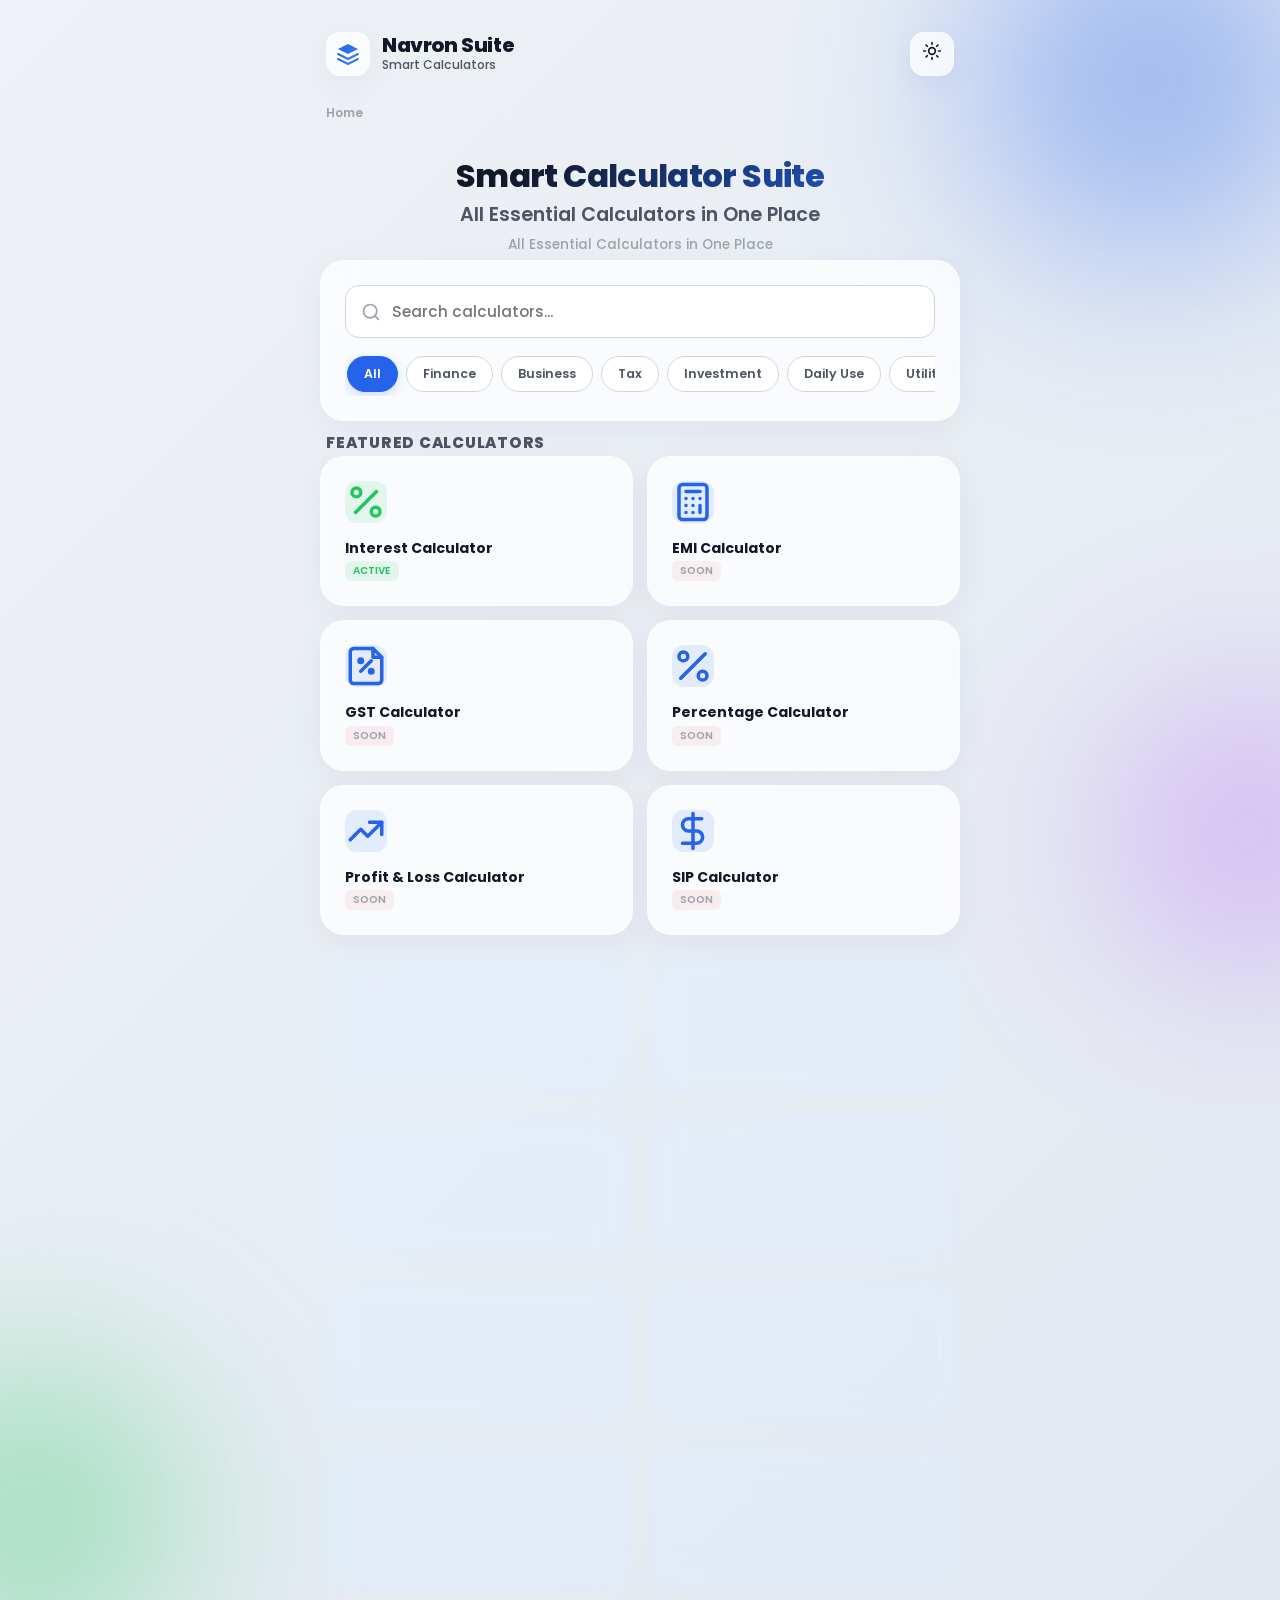
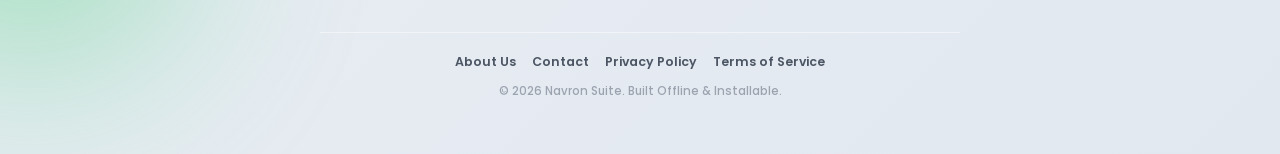
<file: index.html>
<!DOCTYPE html>
<html lang="en">
<head>
  <meta charset="UTF-8">
  <meta name="viewport" content="width=device-width, initial-scale=1.0">
  
  <!-- SEO Optimization -->
  <title>Navron Calculator - Smart Calculator Suite</title>
  <meta name="description" content="Navron Calculator is a premium, offline-ready multi-calculator suite. Calculate Interest, EMI, GST, SIP, and Tax with responsive glassmorphism design.">
  <meta name="keywords" content="interest calculator, EMI calculator, GST calculator, SIP calculator, tax calculator, finance suite, offline PWA, glassmorphism calculator">
  <meta name="author" content="Navron Smart Tools">
  <link rel="canonical" href="https://navroncalculator.com/">

  <!-- Open Graph / Facebook -->
  <meta property="og:type" content="website">
  <meta property="og:url" content="https://navroncalculator.com/">
  <meta property="og:title" content="Navron Calculator - Smart Calculator Suite">
  <meta property="og:description" content="Premium multi-calculator suite with responsive glassmorphism UI. Works offline, calculates simple interest, EMI, GST, tax, and investments instantly.">
  <meta property="og:image" content="data:image/svg+xml,%3Csvg xmlns='http://www.w3.org/2000/svg' viewBox='0 0 24 24' fill='none'%3E%3Cpath d='M12 2L2 7L12 12L22 7L12 2Z' fill='%232563EB'/%3E%3Cpath d='M2 17L12 22L22 17' stroke='%232563EB' stroke-width='2' stroke-linecap='round' stroke-linejoin='round'/%3E%3Cpath d='M2 12L12 17L22 12' stroke='%232563EB' stroke-width='2' stroke-linecap='round' stroke-linejoin='round'/%3E%3C/svg%3E">

  <!-- Twitter Card -->
  <meta property="twitter:card" content="summary_large_image">
  <meta property="twitter:url" content="https://navroncalculator.com/">
  <meta property="twitter:title" content="Navron Calculator - Smart Calculator Suite">
  <meta property="twitter:description" content="Premium multi-calculator suite with responsive glassmorphism UI. Works offline, calculates simple interest, EMI, GST, tax, and investments instantly.">

  <!-- JSON-LD Structured Data -->
  <script type="application/ld+json">
  {
    "@context": "https://schema.org",
    "@type": "WebApplication",
    "name": "Navron Calculator Suite",
    "url": "https://navroncalculator.com/",
    "description": "Smart, modern offline multi-calculator suite with responsive glassmorphism UI. Calculate Interest, EMI, GST, SIP, and Tax with ease.",
    "applicationCategory": "FinanceApplication",
    "operatingSystem": "All",
    "browserRequirements": "Requires JavaScript. Requires HTML5."
  }
  </script>

  <!-- PWA & Favicon -->
  <link rel="icon" type="image/svg+xml" href="data:image/svg+xml,%3Csvg xmlns='http://www.w3.org/2000/svg' viewBox='0 0 24 24' fill='none'%3E%3Cpath d='M12 2L2 7L12 12L22 7L12 2Z' fill='%232563EB'/%3E%3Cpath d='M2 17L12 22L22 17' stroke='%232563EB' stroke-width='2' stroke-linecap='round' stroke-linejoin='round'/%3E%3Cpath d='M2 12L12 17L22 12' stroke='%232563EB' stroke-width='2' stroke-linecap='round' stroke-linejoin='round'/%3E%3C/svg%3E">
  <link rel="manifest" href="manifest.json">
  <meta name="theme-color" content="#2563EB">

  <!-- Google Fonts: Poppins -->
  <link rel="preconnect" href="https://fonts.googleapis.com">
  <link rel="preconnect" href="https://fonts.gstatic.com" crossorigin>
  <link href="https://fonts.googleapis.com/css2?family=Poppins:wght@300;400;500;600;700;800&display=swap" rel="stylesheet">
  
  <!-- Styling -->
  <link rel="stylesheet" href="style.css">
</head>
<body class="light-mode">
  <!-- Dynamic Orbs background -->
  <div class="bg-orb orb-1"></div>
  <div class="bg-orb orb-2"></div>
  <div class="bg-orb orb-3"></div>

  <div class="app-container">
    <!-- Header -->
    <header class="app-header">
      <a href="index.html" class="brand" aria-label="Navron Suite Home">
        <div class="logo-container">
          <svg class="logo-icon" viewBox="0 0 24 24" fill="none" xmlns="http://www.w3.org/2000/svg">
            <path d="M12 2L2 7L12 12L22 7L12 2Z" fill="url(#logo-grad)" />
            <path d="M2 17L12 22L22 17" stroke="url(#logo-grad)" stroke-width="2" stroke-linecap="round" stroke-linejoin="round"/>
            <path d="M2 12L12 17L22 12" stroke="url(#logo-grad)" stroke-width="2" stroke-linecap="round" stroke-linejoin="round"/>
            <defs>
              <linearGradient id="logo-grad" x1="2" y1="2" x2="22" y2="22" gradientUnits="userSpaceOnUse">
                <stop stop-color="#2563EB" />
                <stop offset="1" stop-color="#3B82F6" />
              </linearGradient>
            </defs>
          </svg>
        </div>
        <div class="title-meta">
          <h1 data-translate="suiteTitle">Navron Suite</h1>
          <p class="subtitle" data-translate="suiteSubtitle">Smart Calculators</p>
        </div>
      </a>
      
      <div class="header-controls">
        <!-- Theme Toggle -->
        <button id="theme-toggle" class="theme-toggle-btn" aria-label="Toggle Theme">
          <span class="sun-icon">
            <svg xmlns="http://www.w3.org/2000/svg" width="20" height="20" viewBox="0 0 24 24" fill="none" stroke="currentColor" stroke-width="2" stroke-linecap="round" stroke-linejoin="round"><circle cx="12" cy="12" r="4"/><path d="M12 2v2"/><path d="M12 20v2"/><path d="m4.93 4.93 1.41 1.41"/><path d="m17.66 17.66 1.41 1.41"/><path d="M2 12h2"/><path d="M20 12h2"/><path d="m6.34 17.66-1.41 1.41"/><path d="m19.07 4.93-1.41 1.41"/></svg>
          </span>
          <span class="moon-icon">
            <svg xmlns="http://www.w3.org/2000/svg" width="20" height="20" viewBox="0 0 24 24" fill="none" stroke="currentColor" stroke-width="2" stroke-linecap="round" stroke-linejoin="round"><path d="M12 3a6 6 0 0 0 9 9 9 9 0 1 1-9-9Z"/></svg>
          </span>
        </button>
      </div>
    </header>

    <!-- Breadcrumbs -->
    <nav class="breadcrumbs" aria-label="Breadcrumb">
      <span data-translate="breadcrumbsHome">Home</span>
    </nav>

    <main class="app-main">
      <!-- Hero Section -->
      <section class="hero-section">
        <h2 data-translate="metaTitle">Navron Calculator</h2>
        <h3 data-translate="metaSubtitle">Smart Calculator Suite</h3>
        <p data-translate="metaSubtitle">All Essential Calculators in One Place</p>
      </section>

      <!-- Search & Filters Container -->
      <section class="search-filter-container glass-card">
        <div class="search-bar-wrapper">
          <svg class="search-icon" xmlns="http://www.w3.org/2000/svg" width="20" height="20" viewBox="0 0 24 24" fill="none" stroke="currentColor" stroke-width="2" stroke-linecap="round" stroke-linejoin="round"><circle cx="11" cy="11" r="8"/><path d="m21 21-4.3-4.3"/></svg>
          <input type="text" id="calculator-search" placeholder="Search calculators..." autocomplete="off">
          <button id="search-clear-btn" class="search-clear-btn hidden" aria-label="Clear Search">&times;</button>
        </div>
        
        <div class="filter-categories-wrapper">
          <div class="filter-scroll">
            <button class="filter-btn active" data-category="all" data-translate="catAll">All</button>
            <button class="filter-btn" data-category="finance" data-translate="catFinance">Finance</button>
            <button class="filter-btn" data-category="business" data-translate="catBusiness">Business</button>
            <button class="filter-btn" data-category="tax" data-translate="catTax">Tax</button>
            <button class="filter-btn" data-category="investment" data-translate="catInvestment">Investment</button>
            <button class="filter-btn" data-category="daily" data-translate="catDaily">Daily Use</button>
            <button class="filter-btn" data-category="utility" data-translate="catUtility">Utility</button>
          </div>
          <button id="clear-filters-btn" class="btn-clear-filters hidden" data-translate="clearFilters">Clear Filters</button>
        </div>
      </section>

      <!-- Recently Used Section -->
      <section id="recent-calculators-section" class="hidden">
        <h3 class="section-headline" data-translate="recentCalcs">Recently Used</h3>
        <div class="calculators-grid" id="recent-calculators-grid">
          <!-- JS dynamic Injection -->
        </div>
      </section>

      <!-- Primary Grid of All 14 Calculators -->
      <section>
        <h3 class="section-headline" data-translate="featuredCalcs">Featured Calculators</h3>
        <div class="calculators-grid" id="main-calculators-grid">
          <!-- JS Dynamic Injection -->
        </div>
      </section>
    </main>

    <!-- Footer -->
    <footer class="app-footer">
      <nav class="footer-nav" aria-label="Footer Navigation">
        <a href="about.html" class="footer-link" data-translate="footAbout">About Us</a>
        <a href="contact.html" class="footer-link" data-translate="footContact">Contact</a>
        <a href="privacy.html" class="footer-link" data-translate="footPrivacy">Privacy Policy</a>
        <a href="terms.html" class="footer-link" data-translate="footTerms">Terms of Service</a>
      </nav>
      <p class="footer-copyright" data-translate="footBranding">© 2026 Navron Suite. Built Offline & Installable.</p>
    </footer>
  </div>

  <!-- Shared JavaScript and Portal Loader -->
  <script src="script.js"></script>
  <script>
    document.addEventListener('DOMContentLoaded', () => {
      // Localized properties for home portal
      const calculators = [
        { id: 'interest', name: 'Interest Calculator', icon: 'interest', categories: ['finance', 'investment', 'daily'], active: true, url: 'interest-calculator.html' },
        { id: 'emi', name: 'EMI Calculator', icon: 'emi', categories: ['finance', 'daily'], active: false, url: 'emi-calculator.html' },
        { id: 'gst', name: 'GST Calculator', icon: 'gst', categories: ['tax', 'business'], active: false, url: 'gst-calculator.html' },
        { id: 'percentage', name: 'Percentage Calculator', icon: 'percentage', categories: ['daily', 'utility'], active: false, url: 'percentage-calculator.html' },
        { id: 'profitloss', name: 'Profit & Loss Calculator', icon: 'profitloss', categories: ['business', 'daily'], active: false, url: 'profit-loss-calculator.html' },
        { id: 'sip', name: 'SIP Calculator', icon: 'sip', categories: ['investment', 'finance'], active: false, url: 'sip-calculator.html' },
        { id: 'fd', name: 'FD Calculator', icon: 'fd', categories: ['investment', 'finance'], active: false, url: 'fd-calculator.html' },
        { id: 'rd', name: 'RD Calculator', icon: 'rd', categories: ['investment', 'finance'], active: false, url: 'rd-calculator.html' },
        { id: 'discount', name: 'Discount Calculator', icon: 'discount', categories: ['daily', 'utility'], active: false, url: 'discount-calculator.html' },
        { id: 'age', name: 'Age Calculator', icon: 'age', categories: ['daily', 'utility'], active: false, url: 'age-calculator.html' },
        { id: 'currency', name: 'Currency Calculator', icon: 'currency', categories: ['utility', 'finance'], active: false, url: 'currency-calculator.html' },
        { id: 'unit', name: 'Unit Converter', icon: 'unit', categories: ['utility', 'daily'], active: false, url: 'unit-converter.html' },
        { id: 'loan', name: 'Loan Calculator', icon: 'loan', categories: ['finance', 'daily'], active: false, url: 'loan-calculator.html' },
        { id: 'tax', name: 'Tax Calculator', icon: 'tax', categories: ['tax', 'business', 'finance'], active: false, url: 'tax-calculator.html' }
      ];

      const homepageIcons = {
        interest: `<svg xmlns="http://www.w3.org/2000/svg" viewBox="0 0 24 24" fill="none" stroke="currentColor" stroke-width="2" stroke-linecap="round" stroke-linejoin="round"><line x1="18" x2="6" y1="6" y2="18"/><circle cx="6.5" cy="6.5" r="2.5"/><circle cx="17.5" cy="17.5" r="2.5"/></svg>`,
        emi: `<svg xmlns="http://www.w3.org/2000/svg" viewBox="0 0 24 24" fill="none" stroke="currentColor" stroke-width="2" stroke-linecap="round" stroke-linejoin="round"><rect width="16" height="20" x="4" y="2" rx="2"/><line x1="8" x2="16" y1="6" y2="6"/><line x1="16" x2="16" y1="14" y2="18"/><path d="M8 10h.01M12 10h.01M16 10h.01M8 14h.01M12 14h.01M8 18h.01M12 18h.01"/></svg>`,
        gst: `<svg xmlns="http://www.w3.org/2000/svg" viewBox="0 0 24 24" fill="none" stroke="currentColor" stroke-width="2" stroke-linecap="round" stroke-linejoin="round"><path d="M16 2v5h5"/><path d="M21 7v13a2 2 0 0 1-2 2H5a2 2 0 0 1-2-2V4a2 2 0 0 1 2-2h11l5 5Z"/><path d="m9 15 6-6"/><circle cx="9" cy="9" r="1"/><circle cx="15" cy="15" r="1"/></svg>`,
        percentage: `<svg xmlns="http://www.w3.org/2000/svg" viewBox="0 0 24 24" fill="none" stroke="currentColor" stroke-width="2" stroke-linecap="round" stroke-linejoin="round"><line x1="19" x2="5" y1="5" y2="19"/><circle cx="6.5" cy="6.5" r="2.5"/><circle cx="17.5" cy="17.5" r="2.5"/></svg>`,
        profitloss: `<svg xmlns="http://www.w3.org/2000/svg" viewBox="0 0 24 24" fill="none" stroke="currentColor" stroke-width="2" stroke-linecap="round" stroke-linejoin="round"><path d="m3 17 6-6 4 4 8-8"/><path d="M14 7h7v7"/></svg>`,
        sip: `<svg xmlns="http://www.w3.org/2000/svg" viewBox="0 0 24 24" fill="none" stroke="currentColor" stroke-width="2" stroke-linecap="round" stroke-linejoin="round"><path d="M12 2v20"/><path d="M17 5H9.5a3.5 3.5 0 0 0 0 7H14a3.5 3.5 0 0 1 0 7H6"/></svg>`,
        default: `<svg xmlns="http://www.w3.org/2000/svg" viewBox="0 0 24 24" fill="none" stroke="currentColor" stroke-width="2" stroke-linecap="round" stroke-linejoin="round"><rect width="16" height="20" x="4" y="2" rx="2"/><line x1="8" x2="16" y1="6" y2="6"/><path d="M8 10h.01M12 10h.01M16 10h.01M8 14h.01M12 14h.01M16 14h.01M8 18h.01M12 18h.01M16 18h.01"/></svg>`
      };

      const searchInput = document.getElementById('calculator-search');
      const searchClearBtn = document.getElementById('search-clear-btn');
      const filterBtns = document.querySelectorAll('.filter-btn');
      const clearFiltersBtn = document.getElementById('clear-filters-btn');
      const mainGrid = document.getElementById('main-calculators-grid');
      
      let activeCategory = 'all';

      // Load icons from global shared dictionary
      const renderGrid = (gridEl, itemsList) => {
        gridEl.innerHTML = '';
        itemsList.forEach(item => {
          const card = document.createElement('a');
          card.href = item.url;
          card.className = 'calc-card-tile glass-card';
          card.setAttribute('data-id', item.id);
          card.setAttribute('data-name', item.name.toLowerCase());
          card.setAttribute('data-categories', item.categories.join(' '));
          
          const svgIcon = homepageIcons[item.icon] || homepageIcons.default;
          const badgeClass = item.active ? 'badge-active' : 'badge-soon';
          const badgeText = item.active ? 'Active' : 'Soon';

          card.innerHTML = `
            <div class="tile-icon-box ${item.active ? 'tile-active' : ''}">
              ${svgIcon}
            </div>
            <div class="tile-meta-data">
              <span class="tile-title">${item.name}</span>
              <span class="tile-badge ${badgeClass}">${badgeText}</span>
            </div>
          `;
          
          gridEl.appendChild(card);
        });
      };

      // Handle search and filtering
      const filterGrid = () => {
        const query = searchInput.value.toLowerCase().trim();
        const cards = mainGrid.querySelectorAll('.calc-card-tile');
        
        cards.forEach((card) => {
          const matchesSearch = card.dataset.name.includes(query);
          const matchesCategory = activeCategory === 'all' || card.dataset.categories.split(' ').includes(activeCategory);

          if (matchesSearch && matchesCategory) {
            card.classList.remove('hidden-by-filter');
          } else {
            card.classList.add('hidden-by-filter');
          }
        });

        // Show/hide clear search trigger
        if (query.length > 0) {
          searchClearBtn.classList.remove('hidden');
        } else {
          searchClearBtn.classList.add('hidden');
        }

        // Show/hide clear filters button
        if (query.length > 0 || activeCategory !== 'all') {
          clearFiltersBtn.classList.remove('hidden');
        } else {
          clearFiltersBtn.classList.add('hidden');
        }
      };

      // Attach search listeners
      searchInput.addEventListener('input', filterGrid);
      searchClearBtn.addEventListener('click', () => {
        searchInput.value = '';
        filterGrid();
        searchInput.focus();
      });

      // Filter category pills listener
      filterBtns.forEach(btn => {
        btn.addEventListener('click', () => {
          filterBtns.forEach(b => b.classList.remove('active'));
          btn.classList.add('active');
          activeCategory = btn.getAttribute('data-category');
          filterGrid();
        });
      });

      // Reset filters action
      clearFiltersBtn.addEventListener('click', () => {
        searchInput.value = '';
        activeCategory = 'all';
        filterBtns.forEach(b => b.classList.remove('active'));
        document.querySelector('[data-category="all"]').classList.add('active');
        filterGrid();
      });

      // Render Recently Used grid
      const renderRecents = () => {
        const recentSec = document.getElementById('recent-calculators-section');
        const recentGrid = document.getElementById('recent-calculators-grid');
        
        let recents = localStorage.getItem('navron_recent_calculators');
        recents = recents ? JSON.parse(recents) : [];

        if (recents.length === 0) {
          recentSec.classList.add('hidden');
          return;
        }

        recentSec.classList.remove('hidden');
        
        // Enrich items with icons from database
        const enrichedRecents = recents.map(item => {
          const orig = calculators.find(c => c.id === item.id);
          return {
            id: item.id,
            name: item.name,
            icon: orig ? orig.icon : 'interest',
            active: orig ? orig.active : true,
            url: item.url
          };
        });

        renderGrid(recentGrid, enrichedRecents);
      };

      // Draw initial components
      renderGrid(mainGrid, calculators);
      renderRecents();
    });
  </script>
</body>
</html>
</file>
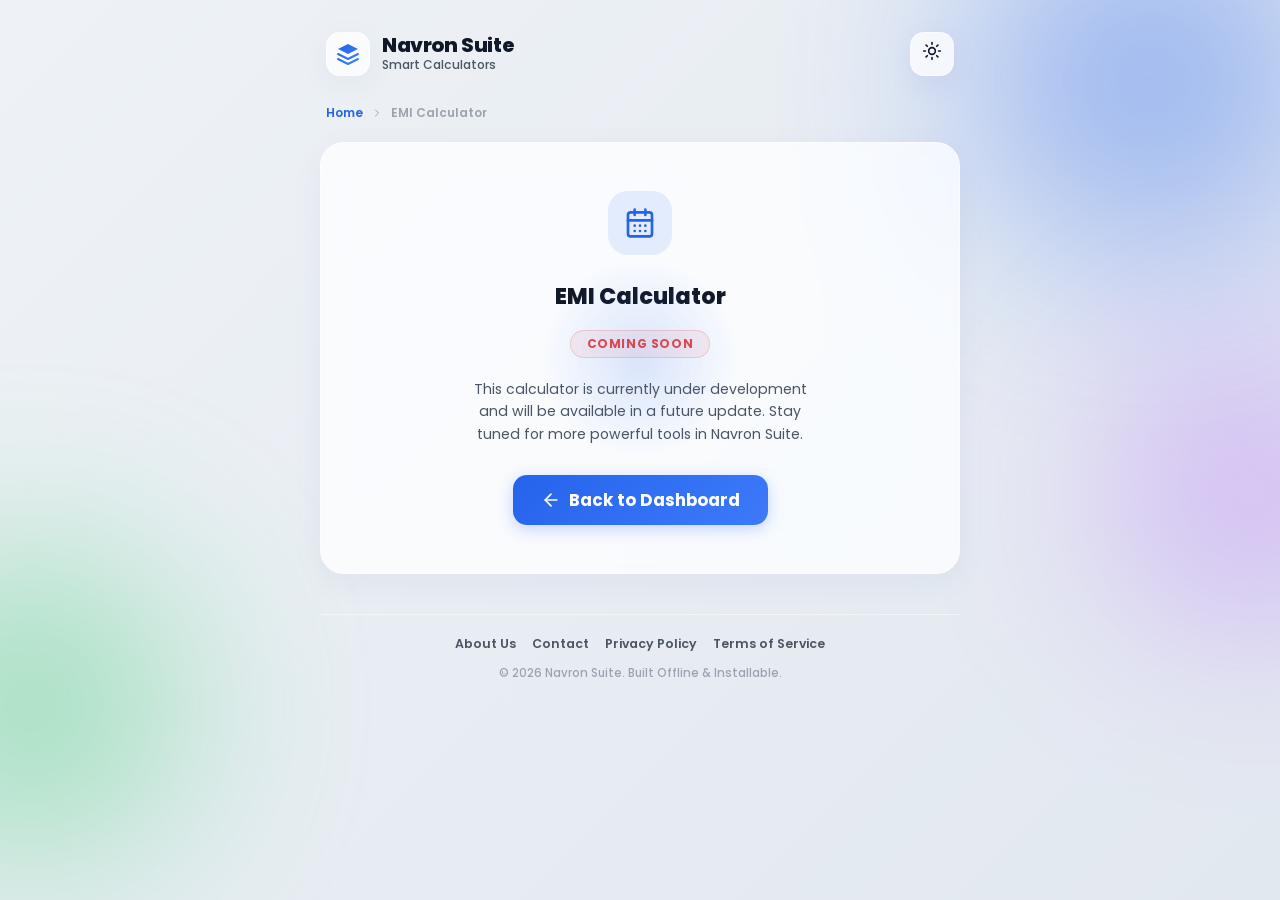
<file: emi-calculator.html>
<!DOCTYPE html>
<html lang="en">
<head>
  <meta charset="UTF-8">
  <meta name="viewport" content="width=device-width, initial-scale=1.0">
  
  <!-- SEO Optimization -->
  <title>EMI Calculator - Navron Suite</title>
  <meta name="description" content="Calculate your Equated Monthly Installment (EMI) for home loans, car loans, and personal loans. Coming soon to Navron Calculator Suite.">
  <link rel="canonical" href="https://navroncalculator.com/emi-calculator.html">

  <!-- Open Graph -->
  <meta property="og:type" content="website">
  <meta property="og:url" content="https://navroncalculator.com/emi-calculator.html">
  <meta property="og:title" content="EMI Calculator - Navron Suite">
  <meta property="og:description" content="Calculate monthly loan EMI repayments. The EMI Calculator is coming soon to the offline-enabled Navron Calculator Suite.">

  <!-- PWA & Favicon -->
  <link rel="icon" type="image/svg+xml" href="data:image/svg+xml,%3Csvg xmlns='http://www.w3.org/2000/svg' viewBox='0 0 24 24' fill='none'%3E%3Cpath d='M12 2L2 7L12 12L22 7L12 2Z' fill='%232563EB'/%3E%3Cpath d='M2 17L12 22L22 17' stroke='%232563EB' stroke-width='2' stroke-linecap='round' stroke-linejoin='round'/%3E%3Cpath d='M2 12L12 17L22 12' stroke='%232563EB' stroke-width='2' stroke-linecap='round' stroke-linejoin='round'/%3E%3C/svg%3E">
  <link rel="manifest" href="manifest.json">
  <meta name="theme-color" content="#2563EB">

  <!-- Google Fonts: Poppins -->
  <link rel="preconnect" href="https://fonts.googleapis.com">
  <link rel="preconnect" href="https://fonts.gstatic.com" crossorigin>
  <link href="https://fonts.googleapis.com/css2?family=Poppins:wght@300;400;500;600;700;800&display=swap" rel="stylesheet">
  
  <!-- Styling -->
  <link rel="stylesheet" href="style.css">
</head>
<body class="light-mode">
  <div class="bg-orb orb-1"></div>
  <div class="bg-orb orb-2"></div>
  <div class="bg-orb orb-3"></div>

  <div class="app-container">
    <!-- Header -->
    <header class="app-header">
      <a href="index.html" class="brand" aria-label="Navron Suite Home">
        <div class="logo-container">
          <svg class="logo-icon" viewBox="0 0 24 24" fill="none" xmlns="http://www.w3.org/2000/svg">
            <path d="M12 2L2 7L12 12L22 7L12 2Z" fill="url(#logo-grad)" />
            <path d="M2 17L12 22L22 17" stroke="url(#logo-grad)" stroke-width="2" stroke-linecap="round" stroke-linejoin="round"/>
            <path d="M2 12L12 17L22 12" stroke="url(#logo-grad)" stroke-width="2" stroke-linecap="round" stroke-linejoin="round"/>
            <defs>
              <linearGradient id="logo-grad" x1="2" y1="2" x2="22" y2="22" gradientUnits="userSpaceOnUse">
                <stop stop-color="#2563EB" />
                <stop offset="1" stop-color="#3B82F6" />
              </linearGradient>
            </defs>
          </svg>
        </div>
        <div class="title-meta">
          <h1 data-translate="suiteTitle">Navron Suite</h1>
          <p class="subtitle" data-translate="suiteSubtitle">Smart Calculators</p>
        </div>
      </a>
      
      <div class="header-controls">
        <button id="lang-toggle" class="lang-toggle-btn" aria-label="Switch Language">हिन्दी</button>
        
        <div class="currency-selector-wrapper">
          <select id="currency-dropdown" class="currency-dropdown-select" aria-label="Select Currency">
            <option value="INR">₹ INR</option>
            <option value="USD">$ USD</option>
            <option value="EUR">€ EUR</option>
            <option value="GBP">£ GBP</option>
            <option value="AED">د.इ AED</option>
            <option value="SAR">﷼ SAR</option>
          </select>
          <div class="currency-dropdown-arrow">
            <svg xmlns="http://www.w3.org/2000/svg" width="12" height="12" viewBox="0 0 24 24" fill="none" stroke="currentColor" stroke-width="3" stroke-linecap="round" stroke-linejoin="round"><path d="m6 9 6 6 6-6"/></svg>
          </div>
        </div>

        <button id="theme-toggle" class="theme-toggle-btn" aria-label="Toggle Theme">
          <span class="sun-icon">
            <svg xmlns="http://www.w3.org/2000/svg" width="20" height="20" viewBox="0 0 24 24" fill="none" stroke="currentColor" stroke-width="2" stroke-linecap="round" stroke-linejoin="round"><circle cx="12" cy="12" r="4"/><path d="M12 2v2"/><path d="M12 20v2"/><path d="m4.93 4.93 1.41 1.41"/><path d="m17.66 17.66 1.41 1.41"/><path d="M2 12h2"/><path d="M20 12h2"/><path d="m6.34 17.66-1.41 1.41"/><path d="m19.07 4.93-1.41 1.41"/></svg>
          </span>
          <span class="moon-icon">
            <svg xmlns="http://www.w3.org/2000/svg" width="20" height="20" viewBox="0 0 24 24" fill="none" stroke="currentColor" stroke-width="2" stroke-linecap="round" stroke-linejoin="round"><path d="M12 3a6 6 0 0 0 9 9 9 9 0 1 1-9-9Z"/></svg>
          </span>
        </button>
      </div>
    </header>

    <!-- Breadcrumbs -->
    <nav class="breadcrumbs" aria-label="Breadcrumb">
      <a href="index.html" data-translate="breadcrumbsHome">Home</a>
      <svg xmlns="http://www.w3.org/2000/svg" width="12" height="12" viewBox="0 0 24 24" fill="none" stroke="currentColor" stroke-width="2" stroke-linecap="round" stroke-linejoin="round"><path d="m9 18 6-6-6-6"/></svg>
      <span>EMI Calculator</span>
    </nav>

    <main class="app-main">
      <section class="coming-soon-card glass-card">
        <div class="coming-soon-glow"></div>
        <div class="coming-soon-content">
          <div class="coming-soon-icon-box">
            <!-- EMI Icon -->
            <svg xmlns="http://www.w3.org/2000/svg" viewBox="0 0 24 24" fill="none" stroke="currentColor" stroke-width="2" stroke-linecap="round" stroke-linejoin="round"><rect width="18" height="18" x="3" y="4" rx="2" ry="2"/><line x1="16" x2="16" y1="2" y2="6"/><line x1="8" x2="8" y1="2" y2="6"/><line x1="3" x2="21" y1="10" y2="10"/><path d="M8 14h.01"/><path d="M12 14h.01"/><path d="M16 14h.01"/><path d="M8 18h.01"/><path d="M12 18h.01"/><path d="M16 18h.01"/></svg>
          </div>
          
          <h2>EMI Calculator</h2>
          <div class="badge-coming-soon" data-translate="comingSoonTitle">Coming Soon</div>
          
          <p class="cs-message" data-translate="comingSoonMessage">
            This calculator is currently under development and will be available in a future update. Stay tuned for more powerful tools in Navron Suite.
          </p>
          
          <a href="index.html" class="btn-back-home btn-primary" aria-label="Back to Dashboard" style="text-decoration: none;">
            <svg xmlns="http://www.w3.org/2000/svg" width="20" height="20" viewBox="0 0 24 24" fill="none" stroke="currentColor" stroke-width="2" stroke-linecap="round" stroke-linejoin="round"><path d="m12 19-7-7 7-7"/><path d="M19 12H5"/></svg>
            <span data-translate="btnBackDashboard">Back to Dashboard</span>
          </a>
        </div>
      </section>
    </main>

    <!-- Footer -->
    <footer class="app-footer">
      <nav class="footer-nav" aria-label="Footer Navigation">
        <a href="about.html" class="footer-link" data-translate="footAbout">About Us</a>
        <a href="contact.html" class="footer-link" data-translate="footContact">Contact</a>
        <a href="privacy.html" class="footer-link" data-translate="footPrivacy">Privacy Policy</a>
        <a href="terms.html" class="footer-link" data-translate="footTerms">Terms of Service</a>
      </nav>
      <p class="footer-copyright" data-translate="footBranding">© 2026 Navron Suite. Built Offline & Installable.</p>
    </footer>
  </div>

  <script src="script.js"></script>
</body>
</html>
</file>
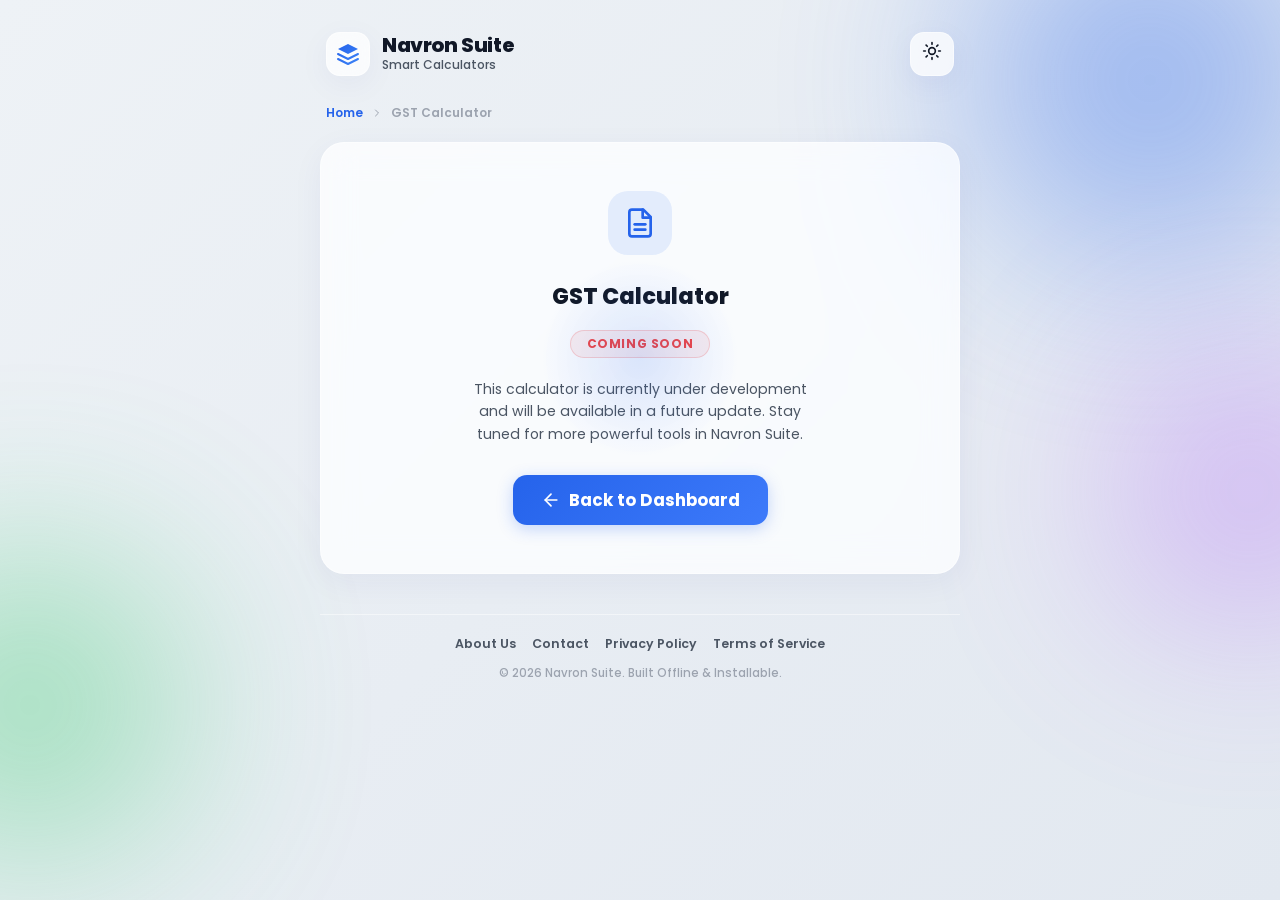
<file: gst-calculator.html>
<!DOCTYPE html>
<html lang="en">
<head>
  <meta charset="UTF-8">
  <meta name="viewport" content="width=device-width, initial-scale=1.0">
  
  <!-- SEO Optimization -->
  <title>GST Calculator - Navron Suite</title>
  <meta name="description" content="Calculate Goods and Services Tax (GST) easily. Add or remove GST from prices instantly. Coming soon to Navron Calculator Suite.">
  <link rel="canonical" href="https://navroncalculator.com/gst-calculator.html">

  <!-- Open Graph -->
  <meta property="og:type" content="website">
  <meta property="og:url" content="https://navroncalculator.com/gst-calculator.html">
  <meta property="og:title" content="GST Calculator - Navron Suite">
  <meta property="og:description" content="Add or subtract GST from item costs. The GST Calculator is coming soon to the offline-enabled Navron Calculator Suite.">

  <!-- PWA & Favicon -->
  <link rel="icon" type="image/svg+xml" href="data:image/svg+xml,%3Csvg xmlns='http://www.w3.org/2000/svg' viewBox='0 0 24 24' fill='none'%3E%3Cpath d='M12 2L2 7L12 12L22 7L12 2Z' fill='%232563EB'/%3E%3Cpath d='M2 17L12 22L22 17' stroke='%232563EB' stroke-width='2' stroke-linecap='round' stroke-linejoin='round'/%3E%3Cpath d='M2 12L12 17L22 12' stroke='%232563EB' stroke-width='2' stroke-linecap='round' stroke-linejoin='round'/%3E%3C/svg%3E">
  <link rel="manifest" href="manifest.json">
  <meta name="theme-color" content="#2563EB">

  <!-- Google Fonts: Poppins -->
  <link rel="preconnect" href="https://fonts.googleapis.com">
  <link rel="preconnect" href="https://fonts.gstatic.com" crossorigin>
  <link href="https://fonts.googleapis.com/css2?family=Poppins:wght@300;400;500;600;700;800&display=swap" rel="stylesheet">
  
  <!-- Styling -->
  <link rel="stylesheet" href="style.css">
</head>
<body class="light-mode">
  <div class="bg-orb orb-1"></div>
  <div class="bg-orb orb-2"></div>
  <div class="bg-orb orb-3"></div>

  <div class="app-container">
    <!-- Header -->
    <header class="app-header">
      <a href="index.html" class="brand" aria-label="Navron Suite Home">
        <div class="logo-container">
          <svg class="logo-icon" viewBox="0 0 24 24" fill="none" xmlns="http://www.w3.org/2000/svg">
            <path d="M12 2L2 7L12 12L22 7L12 2Z" fill="url(#logo-grad)" />
            <path d="M2 17L12 22L22 17" stroke="url(#logo-grad)" stroke-width="2" stroke-linecap="round" stroke-linejoin="round"/>
            <path d="M2 12L12 17L22 12" stroke="url(#logo-grad)" stroke-width="2" stroke-linecap="round" stroke-linejoin="round"/>
            <defs>
              <linearGradient id="logo-grad" x1="2" y1="2" x2="22" y2="22" gradientUnits="userSpaceOnUse">
                <stop stop-color="#2563EB" />
                <stop offset="1" stop-color="#3B82F6" />
              </linearGradient>
            </defs>
          </svg>
        </div>
        <div class="title-meta">
          <h1 data-translate="suiteTitle">Navron Suite</h1>
          <p class="subtitle" data-translate="suiteSubtitle">Smart Calculators</p>
        </div>
      </a>
      
      <div class="header-controls">
        <button id="lang-toggle" class="lang-toggle-btn" aria-label="Switch Language">हिन्दी</button>
        
        <div class="currency-selector-wrapper">
          <select id="currency-dropdown" class="currency-dropdown-select" aria-label="Select Currency">
            <option value="INR">₹ INR</option>
            <option value="USD">$ USD</option>
            <option value="EUR">€ EUR</option>
            <option value="GBP">£ GBP</option>
            <option value="AED">د.इ AED</option>
            <option value="SAR">﷼ SAR</option>
          </select>
          <div class="currency-dropdown-arrow">
            <svg xmlns="http://www.w3.org/2000/svg" width="12" height="12" viewBox="0 0 24 24" fill="none" stroke="currentColor" stroke-width="3" stroke-linecap="round" stroke-linejoin="round"><path d="m6 9 6 6 6-6"/></svg>
          </div>
        </div>

        <button id="theme-toggle" class="theme-toggle-btn" aria-label="Toggle Theme">
          <span class="sun-icon">
            <svg xmlns="http://www.w3.org/2000/svg" width="20" height="20" viewBox="0 0 24 24" fill="none" stroke="currentColor" stroke-width="2" stroke-linecap="round" stroke-linejoin="round"><circle cx="12" cy="12" r="4"/><path d="M12 2v2"/><path d="M12 20v2"/><path d="m4.93 4.93 1.41 1.41"/><path d="m17.66 17.66 1.41 1.41"/><path d="M2 12h2"/><path d="M20 12h2"/><path d="m6.34 17.66-1.41 1.41"/><path d="m19.07 4.93-1.41 1.41"/></svg>
          </span>
          <span class="moon-icon">
            <svg xmlns="http://www.w3.org/2000/svg" width="20" height="20" viewBox="0 0 24 24" fill="none" stroke="currentColor" stroke-width="2" stroke-linecap="round" stroke-linejoin="round"><path d="M12 3a6 6 0 0 0 9 9 9 9 0 1 1-9-9Z"/></svg>
          </span>
        </button>
      </div>
    </header>

    <!-- Breadcrumbs -->
    <nav class="breadcrumbs" aria-label="Breadcrumb">
      <a href="index.html" data-translate="breadcrumbsHome">Home</a>
      <svg xmlns="http://www.w3.org/2000/svg" width="12" height="12" viewBox="0 0 24 24" fill="none" stroke="currentColor" stroke-width="2" stroke-linecap="round" stroke-linejoin="round"><path d="m9 18 6-6-6-6"/></svg>
      <span>GST Calculator</span>
    </nav>

    <main class="app-main">
      <section class="coming-soon-card glass-card">
        <div class="coming-soon-glow"></div>
        <div class="coming-soon-content">
          <div class="coming-soon-icon-box">
            <!-- GST Icon -->
            <svg xmlns="http://www.w3.org/2000/svg" viewBox="0 0 24 24" fill="none" stroke="currentColor" stroke-width="2" stroke-linecap="round" stroke-linejoin="round"><path d="M14.5 2H6a2 2 0 0 0-2 2v16a2 2 0 0 0 2 2h12a2 2 0 0 0 2-2V7.5L14.5 2z"/><polyline points="14 2 14 8 20 8"/><path d="M16 13H8"/><path d="M16 17H8"/></svg>
          </div>
          
          <h2>GST Calculator</h2>
          <div class="badge-coming-soon" data-translate="comingSoonTitle">Coming Soon</div>
          
          <p class="cs-message" data-translate="comingSoonMessage">
            This calculator is currently under development and will be available in a future update. Stay tuned for more powerful tools in Navron Suite.
          </p>
          
          <a href="index.html" class="btn-back-home btn-primary" aria-label="Back to Dashboard" style="text-decoration: none;">
            <svg xmlns="http://www.w3.org/2000/svg" width="20" height="20" viewBox="0 0 24 24" fill="none" stroke="currentColor" stroke-width="2" stroke-linecap="round" stroke-linejoin="round"><path d="m12 19-7-7 7-7"/><path d="M19 12H5"/></svg>
            <span data-translate="btnBackDashboard">Back to Dashboard</span>
          </a>
        </div>
      </section>
    </main>

    <!-- Footer -->
    <footer class="app-footer">
      <nav class="footer-nav" aria-label="Footer Navigation">
        <a href="about.html" class="footer-link" data-translate="footAbout">About Us</a>
        <a href="contact.html" class="footer-link" data-translate="footContact">Contact</a>
        <a href="privacy.html" class="footer-link" data-translate="footPrivacy">Privacy Policy</a>
        <a href="terms.html" class="footer-link" data-translate="footTerms">Terms of Service</a>
      </nav>
      <p class="footer-copyright" data-translate="footBranding">© 2026 Navron Suite. Built Offline & Installable.</p>
    </footer>
  </div>

  <script src="script.js"></script>
</body>
</html>
</file>
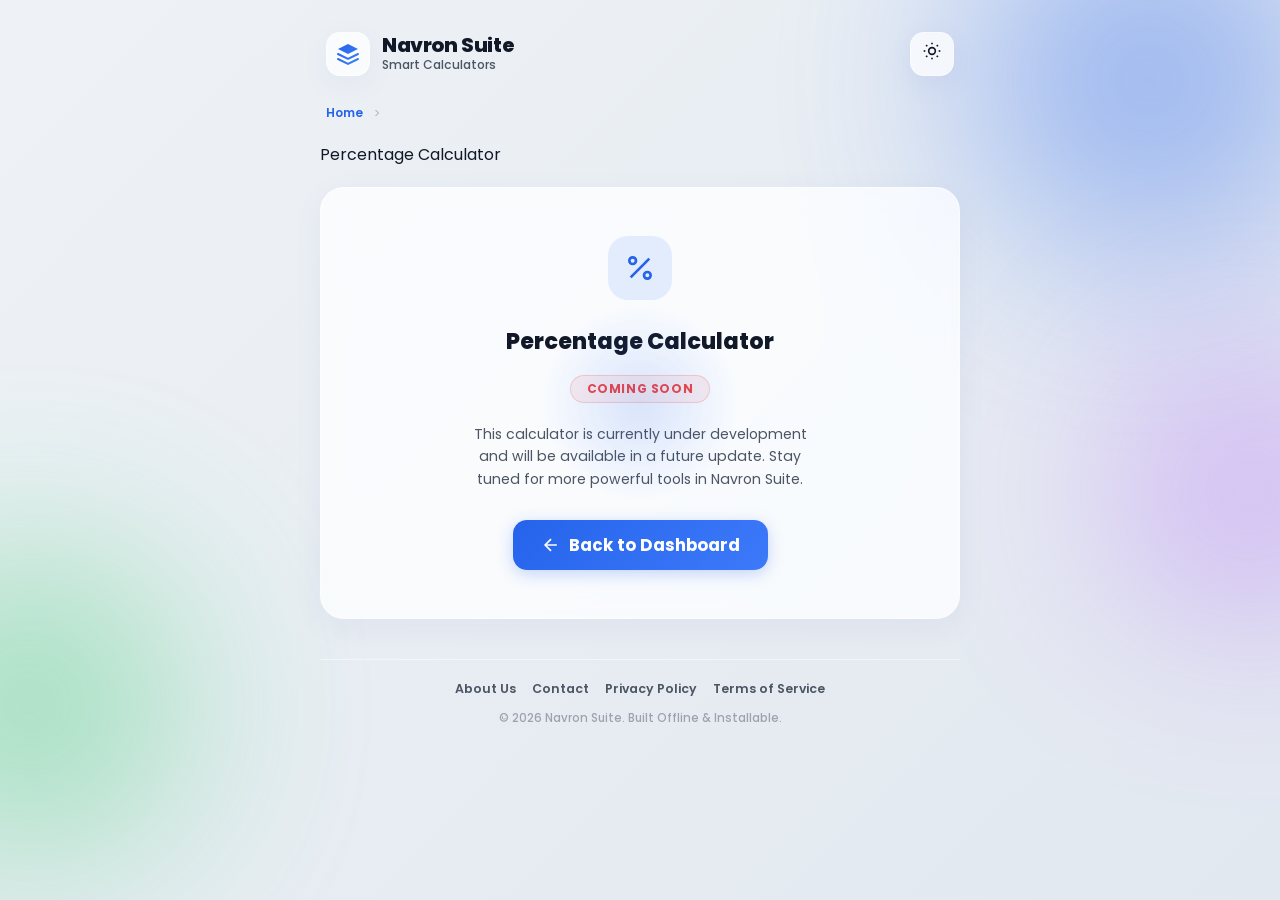
<file: percentage-calculator.html>
<!DOCTYPE html>
<html lang="en">
<head>
  <meta charset="UTF-8">
  <meta name="viewport" content="width=device-width, initial-scale=1.0">
  <title>Percentage Calculator - Navron Suite</title>
  <meta name="description" content="Calculate percentages, percentage increases, and percentage decreases quickly. Coming soon to Navron Calculator Suite.">
  <link rel="canonical" href="https://navroncalculator.com/percentage-calculator.html">
  <link rel="icon" type="image/svg+xml" href="data:image/svg+xml,%3Csvg xmlns='http://www.w3.org/2000/svg' viewBox='0 0 24 24' fill='none'%3E%3Cpath d='M12 2L2 7L12 12L22 7L12 2Z' fill='%232563EB'/%3E%3Cpath d='M2 17L12 22L22 17' stroke='%232563EB' stroke-width='2' stroke-linecap='round' stroke-linejoin='round'/%3E%3Cpath d='M2 12L12 17L22 12' stroke='%232563EB' stroke-width='2' stroke-linecap='round' stroke-linejoin='round'/%3E%3C/svg%3E">
  <link rel="manifest" href="manifest.json">
  <meta name="theme-color" content="#2563EB">
  <link rel="preconnect" href="https://fonts.googleapis.com">
  <link rel="preconnect" href="https://fonts.gstatic.com" crossorigin>
  <link href="https://fonts.googleapis.com/css2?family=Poppins:wght@300;400;500;600;700;800&display=swap" rel="stylesheet">
  <link rel="stylesheet" href="style.css">
</head>
<body class="light-mode">
  <div class="bg-orb orb-1"></div>
  <div class="bg-orb orb-2"></div>
  <div class="bg-orb orb-3"></div>
  <div class="app-container">
    <header class="app-header">
      <a href="index.html" class="brand">
        <div class="logo-container">
          <svg class="logo-icon" viewBox="0 0 24 24" fill="none" xmlns="http://www.w3.org/2000/svg"><path d="M12 2L2 7L12 12L22 7L12 2Z" fill="url(#logo-grad)" /><path d="M2 17L12 22L22 17" stroke="url(#logo-grad)" stroke-width="2" stroke-linecap="round"/><path d="M2 12L12 17L22 12" stroke="url(#logo-grad)" stroke-width="2" stroke-linecap="round"/><defs><linearGradient id="logo-grad" x1="2" y1="2" x2="22" y2="22" gradientUnits="userSpaceOnUse"><stop stop-color="#2563EB" /><stop offset="1" stop-color="#3B82F6" /></linearGradient></defs></svg>
        </div>
        <div class="title-meta"><h1 data-translate="suiteTitle">Navron Suite</h1><p class="subtitle" data-translate="suiteSubtitle">Smart Calculators</p></div>
      </a>
      <div class="header-controls">
        <button id="lang-toggle" class="lang-toggle-btn">हिन्दी</button>
        <div class="currency-selector-wrapper">
          <select id="currency-dropdown" class="currency-dropdown-select">
            <option value="INR">₹ INR</option><option value="USD">$ USD</option><option value="EUR">€ EUR</option><option value="GBP">£ GBP</option><option value="AED">د.इ AED</option><option value="SAR">﷼ SAR</option>
          </select>
          <div class="currency-dropdown-arrow"><svg xmlns="http://www.w3.org/2000/svg" width="12" height="12" viewBox="0 0 24 24" fill="none" stroke="currentColor" stroke-width="3"><path d="m6 9 6 6 6-6"/></svg></div>
        </div>
        <button id="theme-toggle" class="theme-toggle-btn"><span class="sun-icon"><svg xmlns="http://www.w3.org/2000/svg" width="20" height="20" viewBox="0 0 24 24" fill="none" stroke="currentColor" stroke-width="2"><circle cx="12" cy="12" r="4"/><path d="M12 2v2"/><path d="M12 20v2"/><path d="m4.93 4.93 1.41 1.41"/><path d="m17.66 17.66 1.41 1.41"/><path d="M2 12h2"/><path d="M20 12h2"/><path d="m6.34 17.66-1.41 1.41"/><path d="m19.07 4.93-1.41 1.41"/></svg></span><span class="moon-icon"><svg xmlns="http://www.w3.org/2000/svg" width="20" height="20" viewBox="0 0 24 24" fill="none" stroke="currentColor" stroke-width="2"><path d="M12 3a6 6 0 0 0 9 9 9 9 0 1 1-9-9Z"/></svg></span></button>
      </div>
    </header>
    <nav class="breadcrumbs" aria-label="Breadcrumb">
      <a href="index.html" data-translate="breadcrumbsHome">Home</a>
      <svg xmlns="http://www.w3.org/2000/svg" width="12" height="12" viewBox="0 0 24 24" fill="none" stroke="currentColor" stroke-width="2"><path d="m9 18 6-6-6-6"/></nav>
      <span>Percentage Calculator</span>
    </nav>
    <main class="app-main">
      <section class="coming-soon-card glass-card">
        <div class="coming-soon-glow"></div>
        <div class="coming-soon-content">
          <div class="coming-soon-icon-box">
            <svg xmlns="http://www.w3.org/2000/svg" viewBox="0 0 24 24" fill="none" stroke="currentColor" stroke-width="2"><circle cx="6.5" cy="6.5" r="2.5"/><circle cx="17.5" cy="17.5" r="2.5"/><line x1="19" x2="5" y1="5" y2="19"/></svg>
          </div>
          <h2>Percentage Calculator</h2>
          <div class="badge-coming-soon" data-translate="comingSoonTitle">Coming Soon</div>
          <p class="cs-message" data-translate="comingSoonMessage">This calculator is currently under development and will be available in a future update. Stay tuned for more powerful tools in Navron Suite.</p>
          <a href="index.html" class="btn-back-home btn-primary" style="text-decoration: none;"><svg xmlns="http://www.w3.org/2000/svg" width="20" height="20" viewBox="0 0 24 24" fill="none" stroke="currentColor" stroke-width="2"><path d="m12 19-7-7 7-7"/><path d="M19 12H5"/></svg><span data-translate="btnBackDashboard">Back to Dashboard</span></a>
        </div>
      </section>
    </main>
    <footer class="app-footer">
      <nav class="footer-nav"><a href="about.html" class="footer-link" data-translate="footAbout">About Us</a><a href="contact.html" class="footer-link" data-translate="footContact">Contact</a><a href="privacy.html" class="footer-link" data-translate="footPrivacy">Privacy Policy</a><a href="terms.html" class="footer-link" data-translate="footTerms">Terms of Service</a></nav>
      <p class="footer-copyright" data-translate="footBranding">© 2026 Navron Suite. Built Offline & Installable.</p>
    </footer>
  </div>
  <script src="script.js"></script>
</body>
</html>
</file>
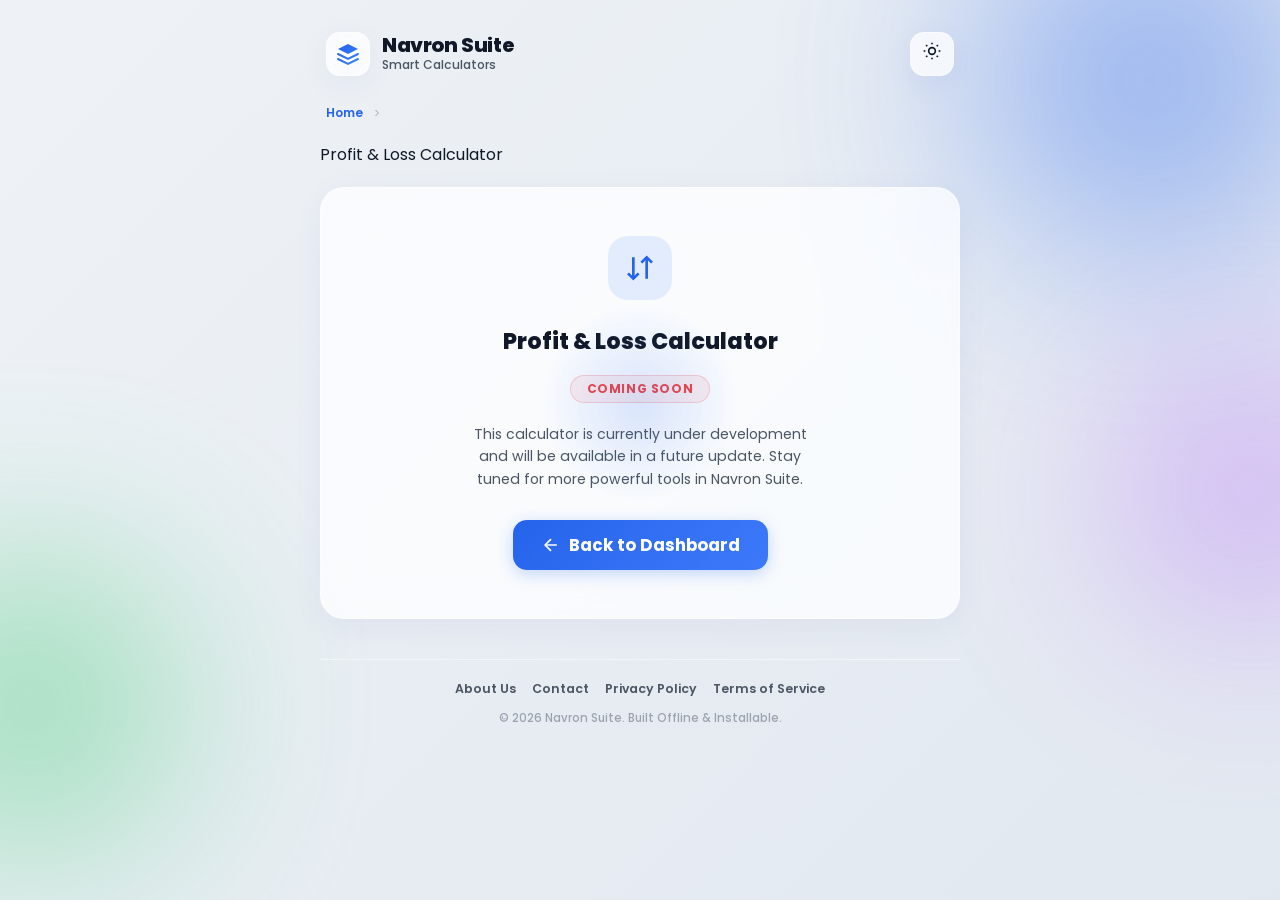
<file: profit-loss-calculator.html>
<!DOCTYPE html>
<html lang="en">
<head>
  <meta charset="UTF-8">
  <meta name="viewport" content="width=device-width, initial-scale=1.0">
  <title>Profit & Loss Calculator - Navron Suite</title>
  <meta name="description" content="Calculate your business profit or loss, profit margins, cost price, and selling price. Coming soon to Navron Calculator Suite.">
  <link rel="canonical" href="https://navroncalculator.com/profit-loss-calculator.html">
  <link rel="icon" type="image/svg+xml" href="data:image/svg+xml,%3Csvg xmlns='http://www.w3.org/2000/svg' viewBox='0 0 24 24' fill='none'%3E%3Cpath d='M12 2L2 7L12 12L22 7L12 2Z' fill='%232563EB'/%3E%3Cpath d='M2 17L12 22L22 17' stroke='%232563EB' stroke-width='2' stroke-linecap='round' stroke-linejoin='round'/%3E%3Cpath d='M2 12L12 17L22 12' stroke='%232563EB' stroke-width='2' stroke-linecap='round' stroke-linejoin='round'/%3E%3C/svg%3E">
  <link rel="manifest" href="manifest.json">
  <meta name="theme-color" content="#2563EB">
  <link rel="preconnect" href="https://fonts.googleapis.com">
  <link rel="preconnect" href="https://fonts.gstatic.com" crossorigin>
  <link href="https://fonts.googleapis.com/css2?family=Poppins:wght@300;400;500;600;700;800&display=swap" rel="stylesheet">
  <link rel="stylesheet" href="style.css">
</head>
<body class="light-mode">
  <div class="bg-orb orb-1"></div>
  <div class="bg-orb orb-2"></div>
  <div class="bg-orb orb-3"></div>
  <div class="app-container">
    <header class="app-header">
      <a href="index.html" class="brand">
        <div class="logo-container">
          <svg class="logo-icon" viewBox="0 0 24 24" fill="none" xmlns="http://www.w3.org/2000/svg"><path d="M12 2L2 7L12 12L22 7L12 2Z" fill="url(#logo-grad)" /><path d="M2 17L12 22L22 17" stroke="url(#logo-grad)" stroke-width="2" stroke-linecap="round"/><path d="M2 12L12 17L22 12" stroke="url(#logo-grad)" stroke-width="2" stroke-linecap="round"/><defs><linearGradient id="logo-grad" x1="2" y1="2" x2="22" y2="22" gradientUnits="userSpaceOnUse"><stop stop-color="#2563EB" /><stop offset="1" stop-color="#3B82F6" /></linearGradient></defs></svg>
        </div>
        <div class="title-meta"><h1 data-translate="suiteTitle">Navron Suite</h1><p class="subtitle" data-translate="suiteSubtitle">Smart Calculators</p></div>
      </a>
      <div class="header-controls">
        <button id="lang-toggle" class="lang-toggle-btn">हिन्दी</button>
        <div class="currency-selector-wrapper">
          <select id="currency-dropdown" class="currency-dropdown-select">
            <option value="INR">₹ INR</option><option value="USD">$ USD</option><option value="EUR">€ EUR</option><option value="GBP">£ GBP</option><option value="AED">د.इ AED</option><option value="SAR">﷼ SAR</option>
          </select>
          <div class="currency-dropdown-arrow"><svg xmlns="http://www.w3.org/2000/svg" width="12" height="12" viewBox="0 0 24 24" fill="none" stroke="currentColor" stroke-width="3"><path d="m6 9 6 6 6-6"/></svg></div>
        </div>
        <button id="theme-toggle" class="theme-toggle-btn"><span class="sun-icon"><svg xmlns="http://www.w3.org/2000/svg" width="20" height="20" viewBox="0 0 24 24" fill="none" stroke="currentColor" stroke-width="2"><circle cx="12" cy="12" r="4"/><path d="M12 2v2"/><path d="M12 20v2"/><path d="m4.93 4.93 1.41 1.41"/><path d="m17.66 17.66 1.41 1.41"/><path d="M2 12h2"/><path d="M20 12h2"/><path d="m6.34 17.66-1.41 1.41"/><path d="m19.07 4.93-1.41 1.41"/></svg></span><span class="moon-icon"><svg xmlns="http://www.w3.org/2000/svg" width="20" height="20" viewBox="0 0 24 24" fill="none" stroke="currentColor" stroke-width="2"><path d="M12 3a6 6 0 0 0 9 9 9 9 0 1 1-9-9Z"/></svg></span></button>
      </div>
    </header>
    <nav class="breadcrumbs" aria-label="Breadcrumb">
      <a href="index.html" data-translate="breadcrumbsHome">Home</a>
      <svg xmlns="http://www.w3.org/2000/svg" width="12" height="12" viewBox="0 0 24 24" fill="none" stroke="currentColor" stroke-width="2"><path d="m9 18 6-6-6-6"/></nav>
      <span>Profit & Loss Calculator</span>
    </nav>
    <main class="app-main">
      <section class="coming-soon-card glass-card">
        <div class="coming-soon-glow"></div>
        <div class="coming-soon-content">
          <div class="coming-soon-icon-box">
            <svg xmlns="http://www.w3.org/2000/svg" viewBox="0 0 24 24" fill="none" stroke="currentColor" stroke-width="2"><path d="m3 16 4 4 4-4"/><path d="M7 20V4"/><path d="m21 8-4-4-4 4"/><path d="M17 4v16"/></svg>
          </div>
          <h2>Profit & Loss Calculator</h2>
          <div class="badge-coming-soon" data-translate="comingSoonTitle">Coming Soon</div>
          <p class="cs-message" data-translate="comingSoonMessage">This calculator is currently under development and will be available in a future update. Stay tuned for more powerful tools in Navron Suite.</p>
          <a href="index.html" class="btn-back-home btn-primary" style="text-decoration: none;"><svg xmlns="http://www.w3.org/2000/svg" width="20" height="20" viewBox="0 0 24 24" fill="none" stroke="currentColor" stroke-width="2"><path d="m12 19-7-7 7-7"/><path d="M19 12H5"/></svg><span data-translate="btnBackDashboard">Back to Dashboard</span></a>
        </div>
      </section>
    </main>
    <footer class="app-footer">
      <nav class="footer-nav"><a href="about.html" class="footer-link" data-translate="footAbout">About Us</a><a href="contact.html" class="footer-link" data-translate="footContact">Contact</a><a href="privacy.html" class="footer-link" data-translate="footPrivacy">Privacy Policy</a><a href="terms.html" class="footer-link" data-translate="footTerms">Terms of Service</a></nav>
      <p class="footer-copyright" data-translate="footBranding">© 2026 Navron Suite. Built Offline & Installable.</p>
    </footer>
  </div>
  <script src="script.js"></script>
</body>
</html>
</file>
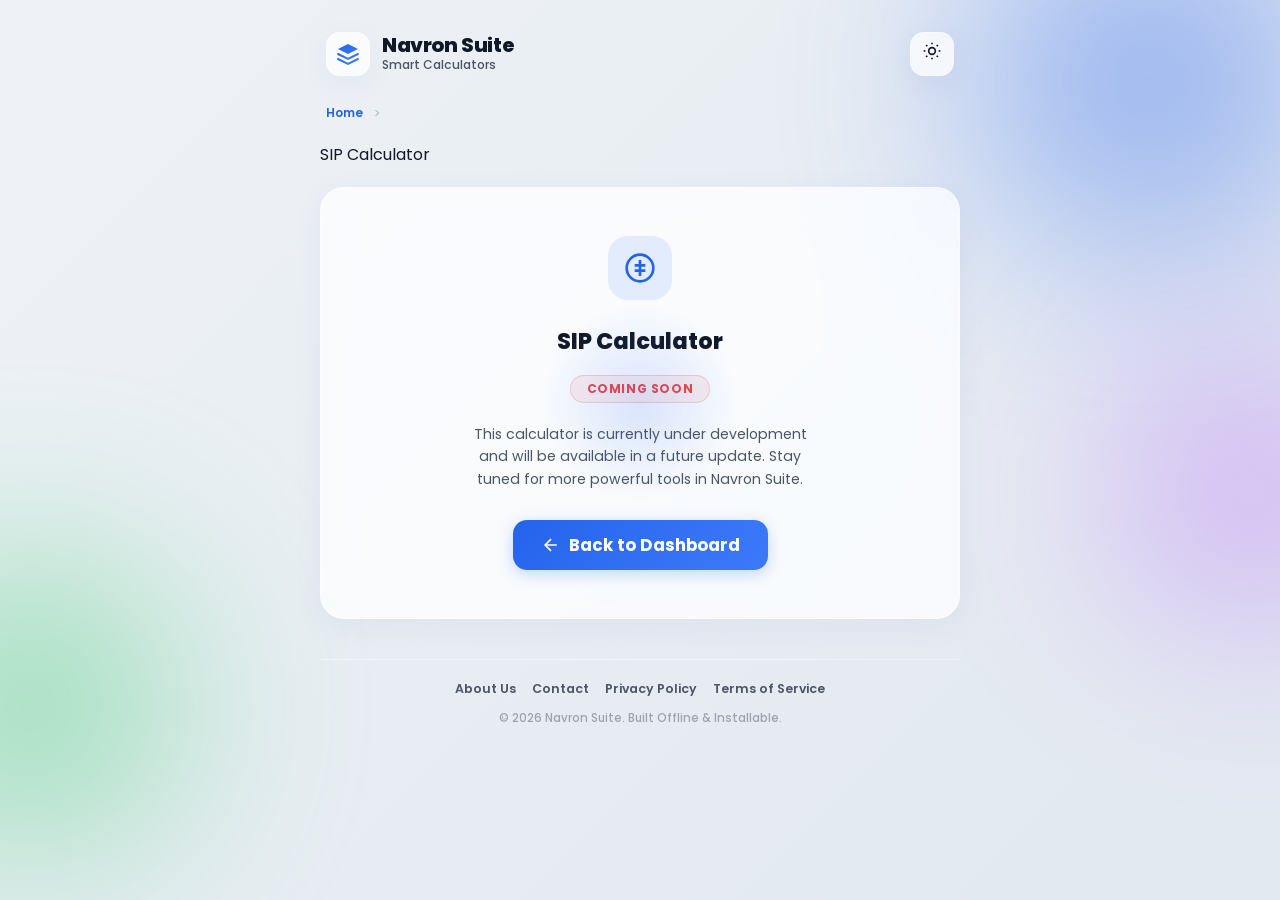
<file: sip-calculator.html>
<!DOCTYPE html>
<html lang="en">
<head>
  <meta charset="UTF-8">
  <meta name="viewport" content="width=device-width, initial-scale=1.0">
  <title>SIP Calculator - Navron Suite</title>
  <meta name="description" content="Calculate returns on your Systematic Investment Plan (SIP) investments. Plan mutual funds wealth growth. Coming soon to Navron Calculator Suite.">
  <link rel="canonical" href="https://navroncalculator.com/sip-calculator.html">
  <link rel="icon" type="image/svg+xml" href="data:image/svg+xml,%3Csvg xmlns='http://www.w3.org/2000/svg' viewBox='0 0 24 24' fill='none'%3E%3Cpath d='M12 2L2 7L12 12L22 7L12 2Z' fill='%232563EB'/%3E%3Cpath d='M2 17L12 22L22 17' stroke='%232563EB' stroke-width='2' stroke-linecap='round' stroke-linejoin='round'/%3E%3Cpath d='M2 12L12 17L22 12' stroke='%232563EB' stroke-width='2' stroke-linecap='round' stroke-linejoin='round'/%3E%3C/svg%3E">
  <link rel="manifest" href="manifest.json">
  <meta name="theme-color" content="#2563EB">
  <link rel="preconnect" href="https://fonts.googleapis.com">
  <link rel="preconnect" href="https://fonts.gstatic.com" crossorigin>
  <link href="https://fonts.googleapis.com/css2?family=Poppins:wght@300;400;500;600;700;800&display=swap" rel="stylesheet">
  <link rel="stylesheet" href="style.css">
</head>
<body class="light-mode">
  <div class="bg-orb orb-1"></div>
  <div class="bg-orb orb-2"></div>
  <div class="bg-orb orb-3"></div>
  <div class="app-container">
    <header class="app-header">
      <a href="index.html" class="brand">
        <div class="logo-container">
          <svg class="logo-icon" viewBox="0 0 24 24" fill="none" xmlns="http://www.w3.org/2000/svg"><path d="M12 2L2 7L12 12L22 7L12 2Z" fill="url(#logo-grad)" /><path d="M2 17L12 22L22 17" stroke="url(#logo-grad)" stroke-width="2" stroke-linecap="round"/><path d="M2 12L12 17L22 12" stroke="url(#logo-grad)" stroke-width="2" stroke-linecap="round"/><defs><linearGradient id="logo-grad" x1="2" y1="2" x2="22" y2="22" gradientUnits="userSpaceOnUse"><stop stop-color="#2563EB" /><stop offset="1" stop-color="#3B82F6" /></linearGradient></defs></svg>
        </div>
        <div class="title-meta"><h1 data-translate="suiteTitle">Navron Suite</h1><p class="subtitle" data-translate="suiteSubtitle">Smart Calculators</p></div>
      </a>
      <div class="header-controls">
        <button id="lang-toggle" class="lang-toggle-btn">हिन्दी</button>
        <div class="currency-selector-wrapper">
          <select id="currency-dropdown" class="currency-dropdown-select">
            <option value="INR">₹ INR</option><option value="USD">$ USD</option><option value="EUR">€ EUR</option><option value="GBP">£ GBP</option><option value="AED">د.इ AED</option><option value="SAR">﷼ SAR</option>
          </select>
          <div class="currency-dropdown-arrow"><svg xmlns="http://www.w3.org/2000/svg" width="12" height="12" viewBox="0 0 24 24" fill="none" stroke="currentColor" stroke-width="3"><path d="m6 9 6 6 6-6"/></svg></div>
        </div>
        <button id="theme-toggle" class="theme-toggle-btn"><span class="sun-icon"><svg xmlns="http://www.w3.org/2000/svg" width="20" height="20" viewBox="0 0 24 24" fill="none" stroke="currentColor" stroke-width="2"><circle cx="12" cy="12" r="4"/><path d="M12 2v2"/><path d="M12 20v2"/><path d="m4.93 4.93 1.41 1.41"/><path d="m17.66 17.66 1.41 1.41"/><path d="M2 12h2"/><path d="M20 12h2"/><path d="m6.34 17.66-1.41 1.41"/><path d="m19.07 4.93-1.41 1.41"/></svg></span><span class="moon-icon"><svg xmlns="http://www.w3.org/2000/svg" width="20" height="20" viewBox="0 0 24 24" fill="none" stroke="currentColor" stroke-width="2"><path d="M12 3a6 6 0 0 0 9 9 9 9 0 1 1-9-9Z"/></svg></span></button>
      </div>
    </header>
    <nav class="breadcrumbs" aria-label="Breadcrumb">
      <a href="index.html" data-translate="breadcrumbsHome">Home</a>
      <svg xmlns="http://www.w3.org/2000/svg" width="12" height="12" viewBox="0 0 24 24" fill="none" stroke="currentColor" stroke-width="2"><path d="m9 18 6-6-6-6"/></nav>
      <span>SIP Calculator</span>
    </nav>
    <main class="app-main">
      <section class="coming-soon-card glass-card">
        <div class="coming-soon-glow"></div>
        <div class="coming-soon-content">
          <div class="coming-soon-icon-box">
            <svg xmlns="http://www.w3.org/2000/svg" viewBox="0 0 24 24" fill="none" stroke="currentColor" stroke-width="2"><path d="M12 22c5.523 0 10-4.477 10-10S17.523 2 12 2 2 6.477 2 12s4.477 10 10 10z"/><path d="M12 6v12"/><path d="M8 10h8"/><path d="M8 14h8"/></svg>
          </div>
          <h2>SIP Calculator</h2>
          <div class="badge-coming-soon" data-translate="comingSoonTitle">Coming Soon</div>
          <p class="cs-message" data-translate="comingSoonMessage">This calculator is currently under development and will be available in a future update. Stay tuned for more powerful tools in Navron Suite.</p>
          <a href="index.html" class="btn-back-home btn-primary" style="text-decoration: none;"><svg xmlns="http://www.w3.org/2000/svg" width="20" height="20" viewBox="0 0 24 24" fill="none" stroke="currentColor" stroke-width="2"><path d="m12 19-7-7 7-7"/><path d="M19 12H5"/></svg><span data-translate="btnBackDashboard">Back to Dashboard</span></a>
        </div>
      </section>
    </main>
    <footer class="app-footer">
      <nav class="footer-nav"><a href="about.html" class="footer-link" data-translate="footAbout">About Us</a><a href="contact.html" class="footer-link" data-translate="footContact">Contact</a><a href="privacy.html" class="footer-link" data-translate="footPrivacy">Privacy Policy</a><a href="terms.html" class="footer-link" data-translate="footTerms">Terms of Service</a></nav>
      <p class="footer-copyright" data-translate="footBranding">© 2026 Navron Suite. Built Offline & Installable.</p>
    </footer>
  </div>
  <script src="script.js"></script>
</body>
</html>
</file>
<file: style.css>
/* 
========================================================================
   NAVRON CALCULATOR SUITE - PRODUCTION READY STYLESHEET (V3)
   A11y Compliant, Dark/Light Mode, Custom Printers, Responsive Layouts
======================================================================== 
*/

/* 1. CSS Variable Definitions */
:root {
  /* Light Mode Variables */
  --bg-primary: #F3F4F6;
  --bg-gradient: linear-gradient(135deg, #EEF2F6 0%, #E2E8F0 100%);
  --card-bg: rgba(255, 255, 255, 0.75);
  --card-border: rgba(255, 255, 255, 0.45);
  --card-shadow: 0 8px 32px 0 rgba(31, 38, 135, 0.05);
  --text-main: #111827;
  --text-secondary: #4B5563;
  --text-muted: #9CA3AF;
  --input-bg: rgba(255, 255, 255, 0.95);
  --input-border: #D1D5DB;
  --input-focus-border: #2563EB;
  --input-focus-shadow: rgba(37, 99, 235, 0.18);
  
  /* Constant Accent Colors */
  --primary-blue: #2563EB;
  --primary-gradient: linear-gradient(135deg, #2563EB 0%, #3D7AFA 100%);
  
  /* Success Green specs */
  --success-green: #22C55E;
  --success-gradient: linear-gradient(135deg, #22C55E 0%, #4ADE80 100%);
  --glow-green-shadow: 0 10px 40px -5px rgba(34, 197, 94, 0.35);
  --glow-card-border: rgba(34, 197, 94, 0.3);
  
  --danger-red: #EF4444;
  --danger-light: rgba(239, 68, 68, 0.08);
  
  /* Exporter Palette */
  --pdf-color: #EA4335;
  --png-color: #E67E22;
  
  --glass-saturate: 180%;
  --glass-blur: 16px;
  
  --transition-fast: 0.15s cubic-bezier(0.4, 0, 0.2, 1);
  --transition-normal: 0.25s cubic-bezier(0.4, 0, 0.2, 1);
  --transition-slow: 0.5s cubic-bezier(0.16, 1, 0.3, 1);
}

/* Dark Mode Variable Overrides */
body.dark-mode {
  --bg-primary: #111827;
  --bg-gradient: linear-gradient(135deg, #0F172A 0%, #111827 100%);
  --card-bg: rgba(31, 41, 55, 0.7);
  --card-border: rgba(255, 255, 255, 0.08);
  --card-shadow: 0 12px 40px 0 rgba(0, 0, 0, 0.25);
  --text-main: #F9FAFB;
  --text-secondary: #D1D5DB;
  --text-muted: #6B7280;
  --input-bg: rgba(17, 24, 39, 0.9);
  --input-border: #374151;
  --input-focus-border: #3B82F6;
  --input-focus-shadow: rgba(59, 130, 246, 0.3);
  
  --glow-green-shadow: 0 10px 45px -5px rgba(16, 185, 129, 0.45);
  --glow-card-border: rgba(16, 185, 129, 0.25);
}

/* 2. Global Resets & Accessibility Rules */
* {
  margin: 0;
  padding: 0;
  box-sizing: border-box;
  font-family: 'Poppins', sans-serif;
  -webkit-tap-highlight-color: transparent;
}

html, body {
  max-width: 100%;
  overflow-x: hidden;
  position: relative;
}

body {
  background: var(--bg-gradient);
  color: var(--text-main);
  min-height: 100vh;
  display: flex;
  justify-content: center;
  align-items: flex-start;
  padding: 24px 12px;
  transition: background var(--transition-normal), color var(--transition-normal);
}

/* Keyboard focus indicators */
*:focus-visible {
  outline: 3px solid var(--primary-blue);
  outline-offset: 2px;
  box-shadow: 0 0 0 4px var(--input-focus-shadow);
}

/* 3. Decorative Background Orbs */
.bg-orb {
  position: absolute;
  border-radius: 50%;
  filter: blur(100px);
  z-index: -1;
  opacity: 0.4;
  pointer-events: none;
  animation: floatOrb 18s infinite alternate ease-in-out;
}

body.dark-mode .bg-orb {
  opacity: 0.16;
  filter: blur(130px);
}

.hidden {
  display: none !important;
}

.lang-toggle-btn,
.currency-selector-wrapper {
  display: none !important;
}

.orb-1 {
  width: 360px;
  height: 360px;
  background: var(--primary-blue);
  top: -100px;
  right: -50px;
}

.orb-2 {
  width: 300px;
  height: 300px;
  background: var(--success-green);
  bottom: 5%;
  left: -120px;
  animation-delay: 2.5s;
  animation-duration: 15s;
}

.orb-3 {
  width: 260px;
  height: 260px;
  background: #A855F7;
  top: 40%;
  right: -100px;
  animation-delay: 5s;
  animation-duration: 17s;
}

@keyframes floatOrb {
  0% { transform: translate(0, 0) scale(1); }
  100% { transform: translate(40px, 30px) scale(1.1); }
}

/* 4. App Core Container */
.app-container {
  width: 100%;
  max-width: 640px;
  margin: 0 auto;
  display: flex;
  flex-direction: column;
  gap: 20px;
  position: relative;
}

/* 5. Header Components */
.app-header {
  display: flex;
  justify-content: space-between;
  align-items: center;
  padding: 8px 6px;
  gap: 12px;
  flex-wrap: wrap;
}

.brand {
  display: flex;
  align-items: center;
  gap: 12px;
  text-decoration: none;
  color: inherit;
}

.logo-container {
  width: 44px;
  height: 44px;
  display: flex;
  align-items: center;
  justify-content: center;
  background: var(--card-bg);
  border: 1px solid var(--card-border);
  box-shadow: var(--card-shadow);
  border-radius: 14px;
  backdrop-filter: blur(var(--glass-blur));
}

.logo-icon {
  width: 24px;
  height: 24px;
}

.title-meta h1 {
  font-size: 1.25rem;
  font-weight: 800;
  letter-spacing: -0.02em;
  line-height: 1.1;
}

.title-meta .subtitle {
  font-size: 0.76rem;
  font-weight: 500;
  color: var(--text-secondary);
}

/* Header Settings Controllers */
.header-controls {
  display: flex;
  align-items: center;
  gap: 10px;
}

.theme-toggle-btn, .lang-toggle-btn {
  background: var(--card-bg);
  border: 1px solid var(--card-border);
  box-shadow: var(--card-shadow);
  height: 44px;
  border-radius: 14px;
  cursor: pointer;
  display: flex;
  align-items: center;
  justify-content: center;
  color: var(--text-main);
  backdrop-filter: blur(var(--glass-blur));
  transition: transform var(--transition-fast), background var(--transition-fast);
}

.theme-toggle-btn { width: 44px; }
.lang-toggle-btn {
  padding: 0 14px;
  font-size: 0.8rem;
  font-weight: 700;
}

.theme-toggle-btn:hover, .lang-toggle-btn:hover {
  transform: scale(1.03);
}

.theme-toggle-btn:active, .lang-toggle-btn:active {
  transform: scale(0.97);
}

.sun-icon { display: block; }
.moon-icon { display: none; }
body.dark-mode .sun-icon { display: none; }
body.dark-mode .moon-icon { display: block; }

/* Currency Selector */
.currency-selector-wrapper {
  position: relative;
}

.currency-dropdown-select {
  height: 44px;
  padding: 0 32px 0 12px;
  font-size: 0.8rem;
  font-weight: 700;
  border-radius: 14px;
  border: 1px solid var(--card-border);
  background: var(--card-bg);
  color: var(--text-main);
  outline: none;
  cursor: pointer;
  appearance: none;
  -webkit-appearance: none;
  backdrop-filter: blur(var(--glass-blur));
  box-shadow: var(--card-shadow);
}

.currency-dropdown-arrow {
  position: absolute;
  right: 12px;
  top: 50%;
  transform: translateY(-50%);
  color: var(--text-secondary);
  pointer-events: none;
  display: flex;
}

/* Breadcrumbs navigation */
.breadcrumbs {
  display: flex;
  align-items: center;
  gap: 8px;
  padding-left: 6px;
  font-size: 0.75rem;
  font-weight: 600;
  color: var(--text-muted);
}

.breadcrumbs a {
  color: var(--primary-blue);
  text-decoration: none;
  transition: color var(--transition-fast);
}

.breadcrumbs a:hover {
  color: var(--text-main);
}

/* 6. Dashboard (Home View) Styles */
.hero-section {
  text-align: center;
  padding: 10px 10px 5px 10px;
}

.hero-section h2 {
  font-size: 2rem;
  font-weight: 800;
  background: linear-gradient(135deg, var(--text-main) 30%, var(--primary-blue) 100%);
  -webkit-background-clip: text;
  -webkit-text-fill-color: transparent;
  letter-spacing: -0.02em;
}

.hero-section h3 {
  font-size: 1.2rem;
  font-weight: 600;
  color: var(--text-secondary);
  margin-bottom: 6px;
}

.hero-section p {
  font-size: 0.85rem;
  font-weight: 500;
  color: var(--text-muted);
}

/* Search bar & scroll filters styles */
.search-filter-container {
  display: flex;
  flex-direction: column;
  gap: 14px;
}

.search-bar-wrapper {
  position: relative;
  width: 100%;
}

.search-icon {
  position: absolute;
  left: 16px;
  top: 50%;
  transform: translateY(-50%);
  color: var(--text-muted);
  pointer-events: none;
}

.search-bar-wrapper input {
  width: 100%;
  padding: 14px 44px 14px 46px;
  font-size: 0.95rem;
  font-weight: 500;
  background: var(--input-bg);
  border: 1.5px solid var(--input-border);
  border-radius: 14px;
  outline: none;
  color: var(--text-main);
  transition: all var(--transition-fast);
}

.search-bar-wrapper input:focus {
  border-color: var(--input-focus-border);
  box-shadow: 0 0 0 4px var(--input-focus-shadow);
}

.search-clear-btn {
  position: absolute;
  right: 16px;
  top: 50%;
  transform: translateY(-50%);
  background: none;
  border: none;
  font-size: 1.4rem;
  color: var(--text-muted);
  cursor: pointer;
}

/* Categories Swiper row */
.filter-categories-wrapper {
  display: flex;
  align-items: center;
  gap: 10px;
  width: 100%;
  min-width: 0;
}

.filter-scroll {
  display: flex;
  gap: 8px;
  overflow-x: auto;
  padding: 4px 2px;
  scrollbar-width: none;
  -webkit-overflow-scrolling: touch;
  touch-action: pan-x;
  scroll-behavior: smooth;
  flex: 1;
  min-width: 0;
}

.filter-scroll::-webkit-scrollbar {
  display: none;
}

.filter-btn {
  background: var(--input-bg);
  border: 1px solid var(--input-border);
  color: var(--text-secondary);
  padding: 8px 16px;
  border-radius: 100px;
  font-size: 0.78rem;
  font-weight: 600;
  white-space: nowrap;
  cursor: pointer;
  transition: all var(--transition-fast);
}

.filter-btn:hover {
  border-color: var(--primary-blue);
  color: var(--primary-blue);
}

.filter-btn.active {
  background: var(--primary-blue);
  border-color: var(--primary-blue);
  color: #FFFFFF;
  box-shadow: 0 4px 12px rgba(37, 99, 235, 0.2);
}

.btn-clear-filters {
  background: none;
  border: none;
  color: var(--text-muted);
  font-size: 0.78rem;
  font-weight: 650;
  cursor: pointer;
  padding: 6px 10px;
  border-radius: 8px;
  white-space: nowrap;
  transition: all var(--transition-fast);
}

.btn-clear-filters:hover {
  color: var(--danger-red);
  background: var(--danger-light);
}

/* Homepage Sections (Featured, Popular, Recently Used) */
.section-headline {
  font-size: 0.95rem;
  font-weight: 800;
  color: var(--text-secondary);
  text-transform: uppercase;
  letter-spacing: 0.05em;
  padding-left: 6px;
  margin-top: 10px;
  margin-bottom: 2px;
}

.calculators-grid {
  display: grid;
  grid-template-columns: repeat(2, 1fr);
  gap: 14px;
}

/* Grid card layout */
.calc-card-tile {
  display: flex;
  flex-direction: column;
  align-items: flex-start;
  justify-content: space-between;
  gap: 16px;
  text-decoration: none;
  min-height: 135px;
  padding: 20px;
  transform: translateY(0);
  transition: transform var(--transition-normal), border var(--transition-normal), box-shadow var(--transition-normal), opacity var(--transition-normal);
}

.calc-card-tile:hover {
  transform: translateY(-4px);
  border-color: var(--primary-blue);
  box-shadow: 0 10px 24px -5px rgba(37, 99, 235, 0.12);
}

.calc-card-tile.hidden-by-filter {
  display: none !important;
}

.tile-icon-box {
  width: 42px;
  height: 42px;
  border-radius: 12px;
  background: rgba(37, 99, 235, 0.1);
  color: var(--primary-blue);
  display: flex;
  align-items: center;
  justify-content: center;
  transition: transform var(--transition-normal);
}

.calc-card-tile:hover .tile-icon-box {
  transform: scale(1.1) rotate(2deg);
}

.tile-icon-box.tile-active {
  background: rgba(34, 197, 94, 0.1);
  color: var(--success-green);
}

.tile-meta-data {
  display: flex;
  flex-direction: column;
  gap: 4px;
  width: 100%;
}

.tile-title {
  font-size: 0.88rem;
  font-weight: 700;
  color: var(--text-main);
  line-height: 1.3;
}

.tile-badge {
  font-size: 0.65rem;
  font-weight: 600;
  align-self: flex-start;
  padding: 2px 8px;
  border-radius: 6px;
  text-transform: uppercase;
}

.badge-active {
  background: rgba(34, 197, 94, 0.1);
  color: var(--success-green);
}

.badge-soon {
  background: var(--danger-light);
  color: var(--text-muted);
}

/* 7. Active Calculator View components */
.nav-back-header {
  display: flex;
  align-items: center;
  justify-content: space-between;
  margin-bottom: 2px;
  position: relative;
  width: 100%;
}

.btn-back-home {
  background: var(--card-bg);
  border: 1px solid var(--card-border);
  box-shadow: var(--card-shadow);
  color: var(--text-secondary);
  padding: 8px 14px;
  border-radius: 10px;
  font-size: 0.8rem;
  font-weight: 600;
  cursor: pointer;
  display: flex;
  align-items: center;
  gap: 6px;
  backdrop-filter: blur(var(--glass-blur));
  text-decoration: none;
  transition: all var(--transition-fast);
}

.btn-back-home:hover {
  transform: translateX(-2px);
  color: var(--primary-blue);
  border-color: var(--primary-blue);
}

.calc-meta-title {
  font-size: 1.1rem;
  font-weight: 800;
  color: var(--text-main);
  position: absolute;
  left: 50%;
  transform: translateX(-50%);
  pointer-events: none;
  white-space: nowrap;
}

/* Glassmorphism Card Core */
.glass-card {
  background: var(--card-bg);
  border: 1px solid var(--card-border);
  box-shadow: var(--card-shadow);
  border-radius: 24px;
  padding: 24px;
  backdrop-filter: blur(var(--glass-blur)) saturate(var(--glass-saturate));
  -webkit-backdrop-filter: blur(var(--glass-blur)) saturate(var(--glass-saturate));
  transition: background var(--transition-normal), border var(--transition-normal), box-shadow var(--transition-normal);
}

/* Calculator Mode Switcher Tabs */
.calculator-modes-tab {
  display: grid;
  grid-template-columns: repeat(2, 1fr);
  gap: 6px;
  background: var(--input-bg);
  border: 1px solid var(--input-border);
  border-radius: 14px;
  padding: 4px;
  margin-bottom: 22px;
}

.mode-tab-btn {
  background: none;
  border: none;
  padding: 10px;
  font-size: 0.82rem;
  font-weight: 700;
  color: var(--text-secondary);
  border-radius: 10px;
  cursor: pointer;
  transition: all var(--transition-fast);
}

.mode-tab-btn:hover {
  color: var(--primary-blue);
}

.mode-tab-btn.active {
  background: var(--primary-blue);
  color: #FFFFFF;
  box-shadow: 0 4px 10px rgba(37, 99, 235, 0.15);
}

/* Inputs Layout specs */
.input-group {
  margin-bottom: 18px;
  display: flex;
  flex-direction: column;
  gap: 8px;
}

.input-row {
  display: flex;
  gap: 16px;
}

.flex-1 { flex: 1; }
.flex-2 { flex: 2; }

.input-group label {
  font-size: 0.85rem;
  font-weight: 600;
  color: var(--text-secondary);
  display: flex;
  justify-content: space-between;
  align-items: center;
  padding-left: 4px;
}

.input-symbol {
  font-weight: 700;
  color: var(--primary-blue);
}

.input-wrapper {
  position: relative;
  width: 100%;
}

.input-wrapper input {
  width: 100%;
  padding: 14px 16px;
  font-size: 1.05rem;
  font-weight: 600;
  color: var(--text-main);
  background: var(--input-bg);
  border: 1.5px solid var(--input-border);
  border-radius: 14px;
  outline: none;
  transition: border-color var(--transition-fast), box-shadow var(--transition-fast), background var(--transition-fast);
}

.input-wrapper input:focus {
  border-color: var(--input-focus-border);
  box-shadow: 0 0 0 4px var(--input-focus-shadow);
}

.live-preview-text {
  font-size: 0.8rem;
  font-weight: 500;
  color: var(--text-muted);
  padding-left: 4px;
  min-height: 18px;
}

/* Preset Chips */
.rate-chips {
  display: grid;
  grid-template-columns: repeat(5, 1fr);
  gap: 6px;
  margin-bottom: 4px;
}

.rate-chip {
  background: var(--input-bg);
  border: 1.5px solid var(--input-border);
  color: var(--text-secondary);
  padding: 10px 2px;
  border-radius: 12px;
  font-size: 0.8rem;
  font-weight: 700;
  cursor: pointer;
  display: flex;
  flex-direction: column;
  align-items: center;
  justify-content: center;
  transition: all var(--transition-fast);
}

.rate-chip:hover {
  border-color: var(--primary-blue);
  color: var(--primary-blue);
}

.rate-chip.active {
  background: var(--primary-blue);
  border-color: var(--primary-blue);
  color: #FFFFFF;
  box-shadow: 0 4px 12px rgba(37, 99, 235, 0.3);
  transform: translateY(-2px);
}

.chip-desc {
  font-size: 0.65rem;
  font-weight: 500;
  opacity: 0.85;
}

.rate-chip.active .chip-desc { opacity: 1; }

.rate-input-wrapper { display: flex; align-items: center; }
.rate-input-wrapper input { padding-right: 110px; }

.input-unit-label {
  position: absolute;
  right: 16px;
  font-size: 0.85rem;
  font-weight: 600;
  color: var(--text-secondary);
  pointer-events: none;
}

/* Select Box wrapper layout */
.select-wrapper {
  position: relative;
  width: 100%;
}

.select-wrapper select {
  width: 100%;
  padding: 14px 40px 14px 16px;
  font-size: 1rem;
  font-weight: 600;
  color: var(--text-main);
  background: var(--input-bg);
  border: 1.5px solid var(--input-border);
  border-radius: 14px;
  outline: none;
  appearance: none;
  -webkit-appearance: none;
  cursor: pointer;
  transition: border-color var(--transition-fast), box-shadow var(--transition-fast), background var(--transition-fast);
}

.select-wrapper select:focus {
  border-color: var(--input-focus-border);
  box-shadow: 0 0 0 4px var(--input-focus-shadow);
}

.select-arrow {
  position: absolute;
  right: 16px;
  top: 50%;
  transform: translateY(-50%);
  color: var(--text-secondary);
  pointer-events: none;
  display: flex;
}

/* Action submit buttons */
.form-action-row {
  display: flex;
  gap: 12px;
  margin-top: 5px;
}

.btn-primary {
  flex: 3;
  background: var(--primary-gradient);
  color: #FFFFFF;
  border: none;
  border-radius: 14px;
  padding: 16px;
  font-size: 1.05rem;
  font-weight: 700;
  cursor: pointer;
  display: flex;
  align-items: center;
  justify-content: center;
  gap: 8px;
  box-shadow: 0 4px 16px rgba(37, 99, 235, 0.25);
  transition: all var(--transition-normal);
  position: relative;
  overflow: hidden;
}

.btn-primary::after {
  content: '';
  position: absolute;
  top: 50%;
  left: 50%;
  width: 120%;
  height: 0;
  background: rgba(255, 255, 255, 0.15);
  border-radius: 50%;
  transform: translate(-50%, -50%);
  transition: height 0.5s ease;
}

.btn-primary:hover {
  transform: translateY(-2px);
  box-shadow: 0 6px 20px rgba(37, 99, 235, 0.35);
}

.btn-primary:hover::after { height: 300px; }
.btn-primary:active { transform: translateY(0); }
.btn-primary:hover .btn-icon { transform: translateX(4px); }

.btn-clear-inputs {
  flex: 1;
  background: var(--card-bg);
  border: 1px solid var(--card-border);
  color: var(--text-secondary);
  border-radius: 14px;
  font-size: 0.85rem;
  font-weight: 600;
  cursor: pointer;
  display: flex;
  align-items: center;
  justify-content: center;
  transition: all var(--transition-fast);
}

.btn-clear-inputs:hover {
  border-color: var(--danger-red);
  color: var(--danger-red);
  background: var(--danger-light);
}

/* 8. Error validation box */
.alert-box {
  display: flex;
  align-items: center;
  gap: 12px;
  background: var(--danger-light);
  border: 1px solid var(--danger-red);
  color: var(--danger-red);
  padding: 14px 18px;
  border-radius: 14px;
  font-size: 0.85rem;
  font-weight: 600;
  animation: slideIn var(--transition-normal);
}

/* 9. Premium Loader animation */
.calculator-loader-wrapper {
  display: flex;
  align-items: center;
  justify-content: center;
  padding: 20px 0;
}

.glass-loader-card {
  background: var(--card-bg);
  border: 1px solid var(--card-border);
  box-shadow: var(--card-shadow);
  border-radius: 20px;
  padding: 24px 40px;
  display: flex;
  flex-direction: column;
  align-items: center;
  text-align: center;
  backdrop-filter: blur(var(--glass-blur));
  animation: pulseCard 2s infinite alternate ease-in-out;
}

.spinner-ring {
  width: 50px;
  height: 50px;
  border-radius: 50%;
  border: 3px solid rgba(37, 99, 235, 0.1);
  border-top-color: var(--primary-blue);
  animation: spin 1s infinite linear;
  margin-bottom: 14px;
  position: relative;
}

.spinner-ring-inner {
  position: absolute;
  top: 4px;
  left: 4px;
  right: 4px;
  bottom: 4px;
  border-radius: 50%;
  border: 2px solid transparent;
  border-bottom-color: var(--success-green);
  animation: spin 0.6s infinite linear reverse;
}

.loader-text {
  font-size: 0.9rem;
  font-weight: 700;
  color: var(--text-main);
  margin-bottom: 4px;
}

.loader-subtext {
  font-size: 0.68rem;
  font-weight: 500;
  color: var(--text-muted);
}

@keyframes spin { to { transform: rotate(360deg); } }
@keyframes pulseCard { 0% { transform: scale(1); } 100% { transform: scale(1.02); } }

/* 10. Upgraded Results Cards layout specs */
.results-section {
  display: flex;
  flex-direction: column;
  gap: 16px;
  margin-top: 5px;
}

.results-section:not(.hidden) {
  animation: resultsReveal 0.38s ease both;
}

@keyframes resultsReveal {
  from {
    opacity: 0;
    transform: translateY(14px);
  }
  to {
    opacity: 1;
    transform: translateY(0);
  }
}

.green-highlight {
  color: var(--success-green) !important;
  font-weight: 800 !important;
}

/* Order 1: Total Amount to Receive (Largest Card) */
.total-amount-card-largest {
  padding: 34px 24px;
  box-shadow: 0 10px 30px rgba(0, 0, 0, 0.08);
}

.total-amount-card-largest .card-title {
  font-size: 0.95rem;
  font-weight: 600;
  text-transform: uppercase;
  letter-spacing: 0.05em;
  color: var(--text-secondary);
  display: block;
  margin-bottom: 4px;
}

.total-amount-card-largest .card-value {
  font-size: 2.5rem;
  line-height: 1.1;
  display: block;
  letter-spacing: -0.02em;
  margin-bottom: 4px;
}

.total-amount-card-largest .card-subtitle {
  font-size: 0.78rem;
  font-weight: 500;
  color: var(--text-muted);
}

/* Order 2: Total Interest (Profit Card - glowing green shadow) */
.profit-card-large-glowing {
  position: relative;
  overflow: hidden;
  padding: 24px;
  border-color: var(--glow-card-border);
  box-shadow: var(--glow-green-shadow);
}

.profit-card-large-glowing::before {
  content: '';
  position: absolute;
  top: 0;
  left: 0;
  right: 0;
  height: 4px;
  background: var(--success-gradient);
}

.profit-card-large-glowing .card-glow {
  position: absolute;
  top: -50px;
  right: -50px;
  width: 140px;
  height: 140px;
  background: radial-gradient(circle, rgba(34, 197, 94, 0.2) 0%, rgba(34, 197, 94, 0) 70%);
  border-radius: 50%;
  pointer-events: none;
}

.profit-card-large-glowing .card-title {
  font-size: 0.9rem;
  font-weight: 600;
  color: var(--text-secondary);
  display: block;
  margin-bottom: 4px;
}

.profit-card-large-glowing .card-value {
  font-size: 1.9rem;
  display: block;
  letter-spacing: -0.015em;
}

.profit-card-large-glowing .card-subtitle {
  font-size: 0.74rem;
  color: var(--text-muted);
}

/* Order 3-7: Parameters Details List Card */
.details-list-card {
  display: flex;
  flex-direction: column;
  gap: 12px;
  padding: 20px 24px;
}

.list-item-row {
  display: flex;
  justify-content: space-between;
  align-items: center;
  font-size: 0.85rem;
  font-weight: 500;
  color: var(--text-secondary);
  padding-bottom: 10px;
  border-bottom: 1px dashed var(--card-border);
}

.list-item-row:last-child {
  padding-bottom: 0;
  border-bottom: none;
}

.list-item-row .item-label { font-weight: 600; }
.list-item-row .item-value { font-weight: 700; color: var(--text-main); }

#calculation-details-group {
  display: flex;
  flex-direction: column;
  gap: 16px;
}

/* Order 8-10: Breakdown mini grid cards */
.results-grid {
  display: grid;
  grid-template-columns: repeat(3, 1fr);
  gap: 12px;
}

.breakdown-card {
  padding: 16px 10px;
  text-align: center;
}

.breakdown-card .card-title {
  font-size: 0.72rem;
  font-weight: 600;
  color: var(--text-secondary);
  margin-bottom: 6px;
  display: block;
}

.breakdown-card .card-value {
  font-size: 1.05rem;
  letter-spacing: -0.01em;
  word-break: break-all;
}

/* Action button triggers */
.action-buttons-complex-grid {
  display: grid;
  grid-template-columns: repeat(4, 1fr);
  gap: 10px;
  margin-top: 5px;
}

.action-buttons-complex-grid #reset-btn {
  grid-column: span 4;
}

.btn-action {
  background: var(--card-bg);
  border: 1px solid var(--card-border);
  box-shadow: var(--card-shadow);
  color: var(--text-secondary);
  padding: 12px 6px;
  border-radius: 12px;
  font-size: 0.8rem;
  font-weight: 600;
  cursor: pointer;
  display: flex;
  align-items: center;
  justify-content: center;
  gap: 6px;
  backdrop-filter: blur(var(--glass-blur));
  transition: all var(--transition-fast);
}

.btn-action:hover {
  transform: translateY(-2px);
  color: var(--primary-blue);
  border-color: var(--primary-blue);
}

.btn-action:active { transform: translateY(0); }

.btn-pdf:hover {
  background: var(--pdf-color);
  border-color: var(--pdf-color);
  color: #FFFFFF;
  box-shadow: 0 4px 12px rgba(234, 67, 53, 0.25);
}

.btn-png:hover {
  background: var(--png-color);
  border-color: var(--png-color);
  color: #FFFFFF;
  box-shadow: 0 4px 12px rgba(230, 126, 34, 0.25);
}

.btn-danger { color: var(--danger-red); }
.btn-danger:hover {
  color: #FFFFFF;
  background: var(--danger-red);
  border-color: var(--danger-red);
  box-shadow: 0 4px 12px rgba(239, 68, 68, 0.25);
}

/* 11. History Drawer Cards */
.history-section {
  display: flex;
  flex-direction: column;
  gap: 16px;
  margin-top: 10px;
}

.history-header {
  display: flex;
  justify-content: space-between;
  align-items: center;
  padding-bottom: 8px;
  border-bottom: 1.5px solid var(--card-border);
}

.history-title-container {
  display: flex;
  align-items: center;
  gap: 8px;
}

.history-icon { color: var(--text-secondary); }
.history-header h2 { font-size: 1.05rem; font-weight: 700; color: var(--text-secondary); }

.btn-text-danger {
  background: none;
  border: none;
  color: var(--text-muted);
  cursor: pointer;
  font-size: 0.8rem;
  font-weight: 600;
  display: flex;
  align-items: center;
  gap: 4px;
  padding: 4px 8px;
  border-radius: 8px;
  transition: all var(--transition-fast);
}

.btn-text-danger:hover {
  color: var(--danger-red);
  background: var(--danger-light);
}

.history-empty {
  text-align: center;
  padding: 30px 10px;
  color: var(--text-muted);
  font-size: 0.82rem;
  font-weight: 500;
}

.history-list {
  display: flex;
  flex-direction: column;
  gap: 12px;
  max-height: 400px;
  overflow-y: auto;
  padding-right: 4px;
}

.history-list::-webkit-scrollbar { width: 5px; }
.history-list::-webkit-scrollbar-track { background: transparent; }
.history-list::-webkit-scrollbar-thumb { background: var(--input-border); border-radius: 10px; }

.history-item {
  background: var(--input-bg);
  border: 1px solid var(--card-border);
  border-radius: 14px;
  padding: 14px 16px;
  cursor: pointer;
  display: flex;
  flex-direction: column;
  gap: 8px;
  transition: all var(--transition-fast);
}

.history-item:hover {
  transform: translateY(-2px);
  border-color: var(--primary-blue);
  box-shadow: 0 4px 12px rgba(31, 38, 135, 0.04);
}

.history-item-top {
  display: flex;
  justify-content: space-between;
  align-items: center;
}

.history-amount { font-size: 0.95rem; font-weight: 700; color: var(--text-main); }
.history-date { font-size: 0.72rem; color: var(--text-muted); font-weight: 500; }

.history-item-details {
  display: flex;
  flex-wrap: wrap;
  gap: 4px 12px;
  font-size: 0.78rem;
  font-weight: 600;
  color: var(--text-secondary);
}

.history-item-details span { display: flex; align-items: center; gap: 4px; }

.history-item-bottom {
  display: flex;
  justify-content: space-between;
  align-items: center;
  border-top: 1px dashed var(--card-border);
  padding-top: 8px;
  margin-top: 2px;
}

.history-profit { font-size: 0.8rem; font-weight: 600; color: var(--text-secondary); }
.history-profit .res-val { font-weight: 700; color: var(--success-green); }

.history-item-actions { display: flex; gap: 8px; align-items: center; }

.btn-history-restore {
  background: rgba(37, 99, 235, 0.08);
  border: 1px solid rgba(37, 99, 235, 0.15);
  color: var(--primary-blue);
  padding: 4px 10px;
  border-radius: 6px;
  font-size: 0.72rem;
  font-weight: 600;
  cursor: pointer;
  transition: all var(--transition-fast);
}

.btn-history-restore:hover {
  background: var(--primary-blue);
  border-color: var(--primary-blue);
  color: #FFFFFF;
}

.btn-item-delete {
  background: none;
  border: none;
  color: var(--text-muted);
  cursor: pointer;
  padding: 4px;
  border-radius: 6px;
  display: flex;
  align-items: center;
  justify-content: center;
  transition: all var(--transition-fast);
}

.btn-item-delete:hover {
  color: var(--danger-red);
  background: var(--danger-light);
}

/* 12. Coming Soon view Card */
.coming-soon-card {
  position: relative;
  overflow: hidden;
  padding: 48px 32px;
  text-align: center;
}

.coming-soon-glow {
  position: absolute;
  top: 50%;
  left: 50%;
  transform: translate(-50%, -50%);
  width: 200px;
  height: 200px;
  background: radial-gradient(circle, rgba(37, 99, 235, 0.15) 0%, rgba(37, 99, 235, 0) 70%);
  border-radius: 50%;
  pointer-events: none;
}

.coming-soon-content {
  display: flex;
  flex-direction: column;
  align-items: center;
  gap: 20px;
}

.coming-soon-icon-box {
  width: 64px;
  height: 64px;
  border-radius: 20px;
  background: rgba(37, 99, 235, 0.1);
  color: var(--primary-blue);
  display: flex;
  align-items: center;
  justify-content: center;
  margin-bottom: 8px;
}

.coming-soon-icon-box svg { width: 32px; height: 32px; }
.coming-soon-card h2 { font-size: 1.4rem; font-weight: 800; color: var(--text-main); line-height: 1.2; }

.badge-coming-soon {
  background: var(--danger-light);
  color: var(--danger-red);
  font-size: 0.75rem;
  font-weight: 700;
  text-transform: uppercase;
  padding: 4px 16px;
  border-radius: 100px;
  letter-spacing: 0.05em;
  border: 1px solid rgba(239, 68, 68, 0.2);
}

.cs-message {
  font-size: 0.88rem;
  color: var(--text-secondary);
  line-height: 1.6;
  max-width: 340px;
}

.coming-soon-card .btn-back-home {
  margin-top: 10px;
  width: auto;
  padding: 12px 28px;
}

/* 13. Toast banner styling */
.toast-banner {
  position: fixed;
  bottom: 24px;
  left: 50%;
  transform: translateX(-50%) translateY(100px);
  background: var(--text-main);
  color: var(--bg-primary);
  padding: 12px 24px;
  border-radius: 100px;
  font-size: 0.85rem;
  font-weight: 600;
  box-shadow: 0 10px 25px rgba(0,0,0,0.25);
  z-index: 1000;
  transition: transform var(--transition-normal);
  pointer-events: none;
}

.toast-banner.show { transform: translateX(-50%) translateY(0); }

/* 14. Suite Footer Links Section */
.app-footer {
  text-align: center;
  padding: 20px 0 30px 0;
  border-top: 1px solid var(--card-border);
  margin-top: 20px;
}

.footer-nav {
  display: flex;
  justify-content: center;
  flex-wrap: wrap;
  gap: 16px;
  margin-bottom: 12px;
}

.footer-link {
  font-size: 0.78rem;
  font-weight: 600;
  color: var(--text-secondary);
  text-decoration: none;
  transition: color var(--transition-fast);
}

.footer-link:hover {
  color: var(--primary-blue);
}

.footer-copyright {
  font-size: 0.72rem;
  color: var(--text-muted);
  font-weight: 500;
}

/* 15. Staggered keyframes entry animations */
@keyframes fadeIn {
  from { opacity: 0; transform: translateY(12px); }
  to { opacity: 1; transform: translateY(0); }
}

@keyframes slideIn {
  from { transform: translateY(-8px); opacity: 0; }
  to { transform: translateY(0); opacity: 1; }
}

.animated-card {
  opacity: 0;
  animation: fadeIn 0.4s cubic-bezier(0.16, 1, 0.3, 1) forwards;
}

.results-section:not(.hidden) .animated-card:nth-child(2) { animation-delay: 0.08s; }
.results-section:not(.hidden) .animated-card:nth-child(3) { animation-delay: 0.15s; }
.results-section:not(.hidden) .results-grid .animated-card:nth-child(1) { animation-delay: 0.22s; }
.results-section:not(.hidden) .results-grid .animated-card:nth-child(2) { animation-delay: 0.28s; }
.results-section:not(.hidden) .results-grid .animated-card:nth-child(3) { animation-delay: 0.34s; }

.hidden-screen { display: none; }

/* 16. Print CSS media stylesheet overrides */
@media print {
  body {
    background: #FFFFFF !important;
    color: #000000 !important;
    padding: 0 !important;
    margin: 0 !important;
  }
  
  .app-container {
    max-width: 100% !important;
    box-shadow: none !important;
  }
  
  .bg-orb, 
  .app-header, 
  .breadcrumbs,
  .hero-section, 
  .search-filter-container,
  .section-headline,
  .calculators-grid,
  .nav-back-header, 
  .calculator-card, 
  .calculator-modes-tab,
  .alert-box, 
  .action-buttons-complex-grid, 
  .history-section, 
  .app-footer,
  #coming-soon-view {
    display: none !important;
  }
  
  #results-section {
    display: block !important;
    margin: 0 !important;
    padding: 0 !important;
  }

  .results-section .section-title {
    margin-bottom: 20px;
  }

  .result-receipt-header {
    display: flex !important;
    justify-content: space-between;
    align-items: center;
    border-bottom: 2px solid #000000;
    padding-bottom: 12px;
    margin-bottom: 24px;
  }

  .receipt-brand h2 { font-size: 1.3rem; font-weight: 700; }
  .receipt-brand p { font-size: 0.8rem; color: #4b5563; }
  .receipt-date { font-size: 0.85rem; font-weight: 600; }
  
  .glass-card {
    background: #FFFFFF !important;
    border: 1px solid #E5E7EB !important;
    box-shadow: none !important;
    backdrop-filter: none !important;
    border-radius: 12px !important;
    padding: 16px !important;
    margin-bottom: 16px !important;
  }

  .profit-card-large-glowing {
    border: 1.5px solid #22c55e !important;
  }

  .profit-card-large-glowing::before { display: none; }
  .green-highlight { color: #16a34a !important; }
  .results-grid { grid-template-columns: repeat(3, 1fr) !important; gap: 12px !important; }
}

/* 17. Responsive Viewport Adaptability */
@media (max-width: 480px) {
  body {
    padding: 12px 6px;
  }
  
  .glass-card {
    padding: 18px;
    border-radius: 20px;
  }
  
  .hero-section h2 { font-size: 1.6rem; }
  .hero-section h3 { font-size: 1.05rem; }

  .filter-categories-wrapper {
    align-items: center;
    overflow: visible;
  }

  .filter-scroll {
    width: 100%;
    flex: 1 1 auto;
    overflow-x: auto;
    -webkit-overflow-scrolling: touch;
    touch-action: pan-x;
    scroll-behavior: smooth;
  }

  .calculators-grid {
    grid-template-columns: repeat(2, 1fr);
    gap: 10px;
  }

  .calc-card-tile {
    min-height: 120px;
    padding: 14px;
    border-radius: 18px;
    gap: 12px;
  }

  .tile-icon-box {
    width: 38px;
    height: 38px;
    border-radius: 10px;
  }
  
  .rate-chips { gap: 4px; }
  .rate-chip { padding: 8px 1px; font-size: 0.72rem; }
  .chip-desc { font-size: 0.6rem; }
  
  .total-amount-card-largest .card-value { font-size: 1.9rem; }
  .profit-card-large-glowing .card-value { font-size: 1.5rem; }
  
  .results-grid { gap: 8px; }
  .breakdown-card { padding: 12px 4px; }
  .breakdown-card .card-title { font-size: 0.62rem; }
  .breakdown-card .card-value { font-size: 0.85rem; }
  
  .action-buttons-complex-grid { gap: 8px; }
  .btn-action { padding: 10px 4px; font-size: 0.75rem; }
  
  .coming-soon-card { padding: 32px 20px; }
}
</file>
